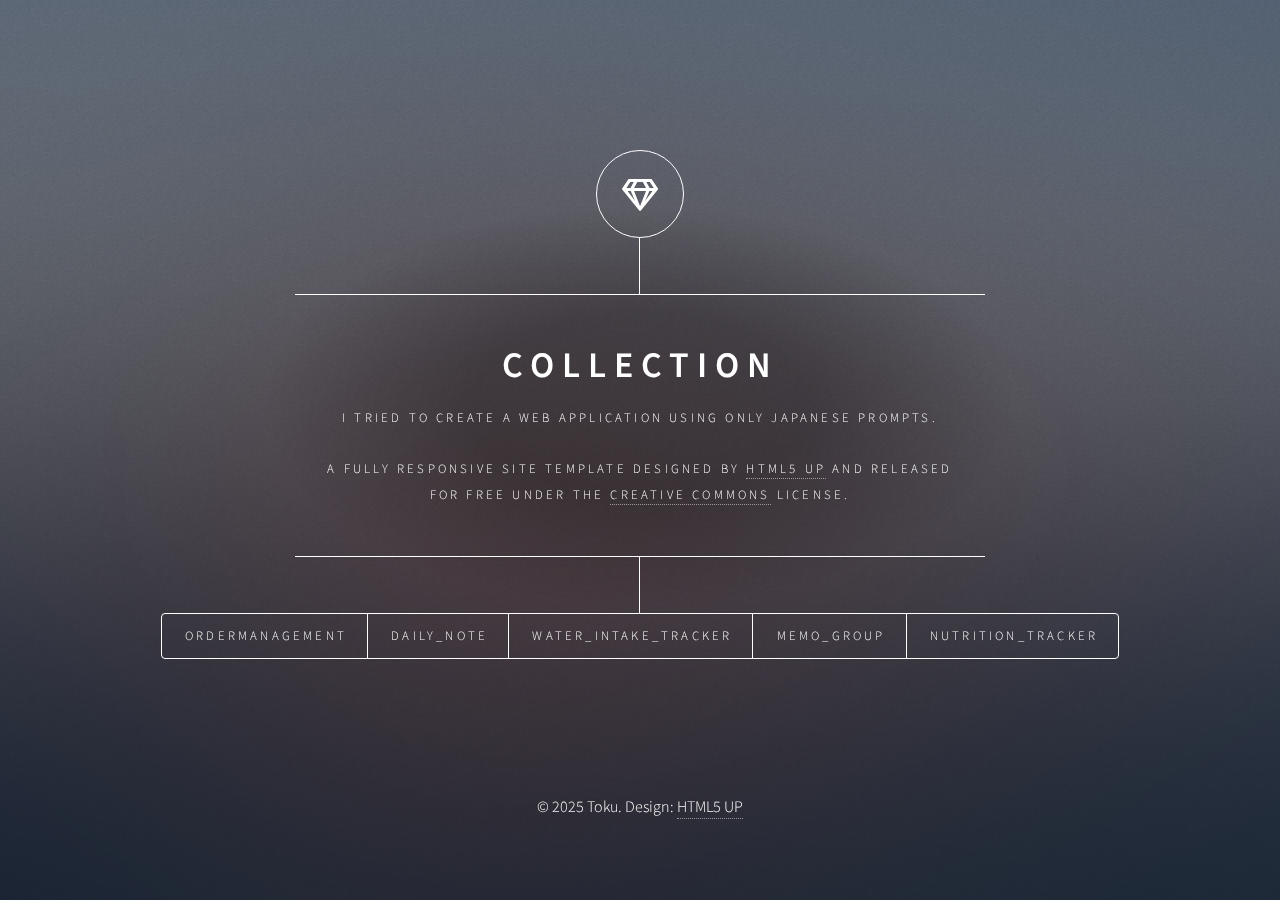
<file: index.html>
<!DOCTYPE HTML>
<!--
    Dimension by HTML5 UP
    テンプレート情報：作者とライセンス（説明目的、原本のまま）
-->
<html>
    <head>
        <title>Dimension by HTML5 UP</title>
        <meta charset="utf-8" />
        <!-- レスポンシブ対応：モバイルでの表示スケーリング制御 -->
        <meta name="viewport" content="width=device-width, initial-scale=1, user-scalable=no" />
        <!-- サイト固有のスタイルシート -->
        <link rel="stylesheet" href="assets/css/main.css" />
        <!-- JavaScript 無効時に適用する代替スタイル -->
        <noscript><link rel="stylesheet" href="assets/css/noscript.css" /></noscript>
    </head>
    <body class="is-preload">

        <!-- Wrapper: ページ全体のコンテナ -->
            <div id="wrapper">

                <!-- Header: サイトロゴ、紹介文、ナビゲーション -->
                    <header id="header">
                        <div class="logo">
                            <!-- アイコン表示（フォントアイコンを想定） -->
                            <span class="icon fa-gem"></span>
                        </div>
                        <div class="content">
                            <div class="inner">
                                <!-- ページ見出しと簡単な説明 -->
                                <h1>Collection</h1>
                                <p>I tried to create a web application using only Japanese prompts.<br /><br />A fully responsive site template designed by <a href="https://html5up.net">HTML5 UP</a> and released<br />
                                for free under the <a href="https://html5up.net/license">Creative Commons</a> license.</p>
                            </div>
                        </div>
                        <nav>
                            <ul>
                                <!-- ナビゲーション：別ページへのリンク（新しいタブで開く設定） -->
                                <!-- target="_blank" のときは rel="noopener noreferrer" を付与してセキュリティを向上 -->
                                <li><a href="OrderManagement.html" target="_blank" rel="noopener noreferrer">OrderManagement</a></li>
                                <li><a href="daily_note.html" target="_blank" rel="noopener noreferrer">Daily_Note</a></li>
                                <li><a href="water_intake_tracker.html" target="_blank" rel="noopener noreferrer">Water_Intake_Tracker</a></li>
                                <li><a href="memo_group.html" target="_blank" rel="noopener noreferrer">Memo_Group</a></li>
                                <li><a href="nutrition_tracker.html" target="_blank" rel="noopener noreferrer">Nutrition_Tracker</a></li>
                            </ul>
                        </nav>
                    </header>

                <!-- Main: ページの主要コンテンツ領域 -->
                    <div id="main">

                        <!-- Intro セクション：紹介文とメイン画像 -->
                            <article id="intro">
                                <h2 class="major">Intro</h2>
                                <!-- 画像：相対パス images/pic01.jpg を参照 -->
                                <span class="image main"><img src="images/pic01.jpg" alt="" /></span>
                                <!-- 説明テキスト：テンプレートのデモ用テキスト -->
                                <p>Aenean ornare velit lacus, ac varius enim ullamcorper eu. Proin aliquam facilisis ante interdum congue. Integer mollis, nisl amet convallis, porttitor magna ullamcorper, amet egestas mauris. Ut magna finibus nisi nec lacinia. Nam maximus erat id euismod egestas. By the way, check out my <a href="#work">awesome work</a>.</p>
                                <p>Lorem ipsum dolor sit amet, consectetur adipiscing elit. Duis dapibus rutrum facilisis. Class aptent taciti sociosqu ad litora torquent per conubia nostra, per inceptos himenaeos. Etiam tristique libero eu nibh porttitor fermentum. Nullam venenatis erat id vehicula viverra. Nunc ultrices eros ut ultricies condimentum. Mauris risus lacus, blandit sit amet venenatis non, bibendum vitae dolor. Nunc lorem mauris, fringilla in aliquam at, euismod in lectus. Pellentesque habitant morbi tristique senectus et netus et malesuada fames ac turpis egestas. In non lorem sit amet elit placerat maximus. Pellentesque aliquam maximus risus, vel sed vehicula.</p>
                            </article>

                        <!-- Work セクション：作品や説明のサンプル -->
                            <article id="work">
                                <h2 class="major">Work</h2>
                                <span class="image main"><img src="images/pic02.jpg" alt="" /></span>
                                <p>Adipiscing magna sed dolor elit. Praesent eleifend dignissim arcu, at eleifend sapien imperdiet ac. Aliquam erat volutpat. Praesent urna nisi, fringila lorem et vehicula lacinia quam. Integer sollicitudin mauris nec lorem luctus ultrices.</p>
                                <p>Nullam et orci eu lorem consequat tincidunt vivamus et sagittis libero. Mauris aliquet magna magna sed nunc rhoncus pharetra. Pellentesque condimentum sem. In efficitur ligula tate urna. Maecenas laoreet massa vel lacinia pellentesque lorem ipsum dolor. Nullam et orci eu lorem consequat tincidunt. Vivamus et sagittis libero. Mauris aliquet magna magna sed nunc rhoncus amet feugiat tempus.</p>
                            </article>

                        <!-- About セクション：自己紹介等 -->
                            <article id="about">
                                <h2 class="major">About</h2>
                                <span class="image main"><img src="images/pic03.jpg" alt="" /></span>
                                <p>Lorem ipsum dolor sit amet, consectetur et adipiscing elit. Praesent eleifend dignissim arcu, at eleifend sapien imperdiet ac. Aliquam erat volutpat. Praesent urna nisi, fringila lorem et vehicula lacinia quam. Integer sollicitudin mauris nec lorem luctus ultrices. Aliquam libero et malesuada fames ac ante ipsum primis in faucibus. Cras viverra ligula sit amet ex mollis mattis lorem ipsum dolor sit amet.</p>
                            </article>

                        <!-- Contact セクション：送信フォーム（デモ用、実際の送信処理は未実装） -->
                            <article id="contact">
                                <h2 class="major">Contact</h2>
                                <form method="post" action="#">
                                    <div class="fields">
                                        <div class="field half">
                                            <label for="name">Name</label>
                                            <input type="text" name="name" id="name" />
                                        </div>
                                        <div class="field half">
                                            <label for="email">Email</label>
                                            <input type="text" name="email" id="email" />
                                        </div>
                                        <div class="field">
                                            <label for="message">Message</label>
                                            <textarea name="message" id="message" rows="4"></textarea>
                                        </div>
                                    </div>
                                    <ul class="actions">
                                        <!-- デモ用の送信・リセットボタン -->
                                        <li><input type="submit" value="Send Message" class="primary" /></li>
                                        <li><input type="reset" value="Reset" /></li>
                                    </ul>
                                </form>
                                <!-- SNS アイコンリンク（見た目用、リンク先は # ） -->
                                <ul class="icons">
                                    <li><a href="#" class="icon brands fa-twitter"><span class="label">Twitter</span></a></li>
                                    <li><a href="#" class="icon brands fa-facebook-f"><span class="label">Facebook</span></a></li>
                                    <li><a href="#" class="icon brands fa-instagram"><span class="label">Instagram</span></a></li>
                                    <li><a href="#" class="icon brands fa-github"><span class="label">GitHub</span></a></li>
                                </ul>
                            </article>

                        <!-- Elements セクション：テンプレートに含まれる UI 要素の例 -->
                            <article id="elements">
                                <h2 class="major">Elements</h2>

                                <section>
                                    <h3 class="major">Text</h3>
                                    <p>This is <b>bold</b> and this is <strong>strong</strong>. This is <i>italic</i> and this is <em>emphasized</em>.
                                    This is <sup>superscript</sup> text and this is <sub>subscript</sub> text.
                                    This is <u>underlined</u> and this is code: <code>for (;;) { ... }</code>. Finally, <a href="#">this is a link</a>.</p>
                                    <hr />
                                    <h2>Heading Level 2</h2>
                                    <h3>Heading Level 3</h3>
                                    <h4>Heading Level 4</h4>
                                    <h5>Heading Level 5</h5>
                                    <h6>Heading Level 6</h6>
                                    <hr />
                                    <h4>Blockquote</h4>
                                    <blockquote>Fringilla nisl. Donec accumsan interdum nisi, quis tincidunt felis sagittis eget tempus euismod. Vestibulum ante ipsum primis in faucibus vestibulum. Blandit adipiscing eu felis iaculis volutpat ac adipiscing accumsan faucibus. Vestibulum ante ipsum primis in faucibus lorem ipsum dolor sit amet nullam adipiscing eu felis.</blockquote>
                                    <h4>Preformatted</h4>
                                    <pre><code>i = 0;

while (!deck.isInOrder()) {
    print 'Iteration ' + i;
    deck.shuffle();
    i++;
}

print 'It took ' + i + ' iterations to sort the deck.';</code></pre>
                                </section>

                                <section>
                                    <h3 class="major">Lists</h3>

                                    <h4>Unordered</h4>
                                    <ul>
                                        <li>Dolor pulvinar etiam.</li>
                                        <li>Sagittis adipiscing.</li>
                                        <li>Felis enim feugiat.</li>
                                    </ul>

                                    <h4>Alternate</h4>
                                    <ul class="alt">
                                        <li>Dolor pulvinar etiam.</li>
                                        <li>Sagittis adipiscing.</li>
                                        <li>Felis enim feugiat.</li>
                                    </ul>

                                    <h4>Ordered</h4>
                                    <ol>
                                        <li>Dolor pulvinar etiam.</li>
                                        <li>Etiam vel felis viverra.</li>
                                        <li>Felis enim feugiat.</li>
                                        <li>Dolor pulvinar etiam.</li>
                                        <li>Etiam vel felis lorem.</li>
                                        <li>Felis enim et feugiat.</li>
                                    </ol>
                                    <h4>Icons</h4>
                                    <ul class="icons">
                                        <li><a href="#" class="icon brands fa-twitter"><span class="label">Twitter</span></a></li>
                                        <li><a href="#" class="icon brands fa-facebook-f"><span class="label">Facebook</span></a></li>
                                        <li><a href="#" class="icon brands fa-instagram"><span class="label">Instagram</span></a></li>
                                        <li><a href="#" class="icon brands fa-github"><span class="label">Github</span></a></li>
                                    </ul>

                                    <h4>Actions</h4>
                                    <ul class="actions">
                                        <li><a href="#" class="button primary">Default</a></li>
                                        <li><a href="#" class="button">Default</a></li>
                                    </ul>
                                    <ul class="actions stacked">
                                        <li><a href="#" class="button primary">Default</a></li>
                                        <li><a href="#" class="button">Default</a></li>
                                    </ul>
                                </section>

                                <section>
                                    <h3 class="major">Table</h3>
                                    <h4>Default</h4>
                                    <div class="table-wrapper">
                                        <table>
                                            <thead>
                                                <tr>
                                                    <th>Name</th>
                                                    <th>Description</th>
                                                    <th>Price</th>
                                                </tr>
                                            </thead>
                                            <tbody>
                                                <tr>
                                                    <td>Item One</td>
                                                    <td>Ante turpis integer aliquet porttitor.</td>
                                                    <td>29.99</td>
                                                </tr>
                                                <tr>
                                                    <td>Item Two</td>
                                                    <td>Vis ac commodo adipiscing arcu aliquet.</td>
                                                    <td>19.99</td>
                                                </tr>
                                                <tr>
                                                    <td>Item Three</td>
                                                    <td> Morbi faucibus arcu accumsan lorem.</td>
                                                    <td>29.99</td>
                                                </tr>
                                                <tr>
                                                    <td>Item Four</td>
                                                    <td>Vitae integer tempus condimentum.</td>
                                                    <td>19.99</td>
                                                </tr>
                                                <tr>
                                                    <td>Item Five</td>
                                                    <td>Ante turpis integer aliquet porttitor.</td>
                                                    <td>29.99</td>
                                                </tr>
                                            </tbody>
                                            <tfoot>
                                                <tr>
                                                    <td colspan="2"></td>
                                                    <td>100.00</td>
                                                </tr>
                                            </tfoot>
                                        </table>
                                    </div>

                                    <h4>Alternate</h4>
                                    <div class="table-wrapper">
                                        <table class="alt">
                                            <thead>
                                                <tr>
                                                    <th>Name</th>
                                                    <th>Description</th>
                                                    <th>Price</th>
                                                </tr>
                                            </thead>
                                            <tbody>
                                                <tr>
                                                    <td>Item One</td>
                                                    <td>Ante turpis integer aliquet porttitor.</td>
                                                    <td>29.99</td>
                                                </tr>
                                                <tr>
                                                    <td>Item Two</td>
                                                    <td>Vis ac commodo adipiscing arcu aliquet.</td>
                                                    <td>19.99</td>
                                                </tr>
                                                <tr>
                                                    <td>Item Three</td>
                                                    <td> Morbi faucibus arcu accumsan lorem.</td>
                                                    <td>29.99</td>
                                                </tr>
                                                <tr>
                                                    <td>Item Four</td>
                                                    <td>Vitae integer tempus condimentum.</td>
                                                    <td>19.99</td>
                                                </tr>
                                                <tr>
                                                    <td>Item Five</td>
                                                    <td>Ante turpis integer aliquet porttitor.</td>
                                                    <td>29.99</td>
                                                </tr>
                                            </tbody>
                                            <tfoot>
                                                <tr>
                                                    <td colspan="2"></td>
                                                    <td>100.00</td>
                                                </tr>
                                            </tfoot>
                                        </table>
                                    </div>
                                </section>

                                <section>
                                    <h3 class="major">Buttons</h3>
                                    <ul class="actions">
                                        <li><a href="#" class="button primary">Primary</a></li>
                                        <li><a href="#" class="button">Default</a></li>
                                    </ul>
                                    <ul class="actions">
                                        <li><a href="#" class="button">Default</a></li>
                                        <li><a href="#" class="button small">Small</a></li>
                                    </ul>
                                    <ul class="actions">
                                        <li><a href="#" class="button primary icon solid fa-download">Icon</a></li>
                                        <li><a href="#" class="button icon solid fa-download">Icon</a></li>
                                    </ul>
                                    <ul class="actions">
                                        <li><span class="button primary disabled">Disabled</span></li>
                                        <li><span class="button disabled">Disabled</span></li>
                                    </ul>
                                </section>

                                <section>
                                    <h3 class="major">Form</h3>
                                    <form method="post" action="#">
                                        <div class="fields">
                                            <div class="field half">
                                                <label for="demo-name">Name</label>
                                                <input type="text" name="demo-name" id="demo-name" value="" placeholder="Jane Doe" />
                                            </div>
                                            <div class="field half">
                                                <label for="demo-email">Email</label>
                                                <input type="email" name="demo-email" id="demo-email" value="" placeholder="jane@untitled.tld" />
                                            </div>
                                            <div class="field">
                                                <label for="demo-category">Category</label>
                                                <select name="demo-category" id="demo-category">
                                                    <option value="">-</option>
                                                    <option value="1">Manufacturing</option>
                                                    <option value="1">Shipping</option>
                                                    <option value="1">Administration</option>
                                                    <option value="1">Human Resources</option>
                                                </select>
                                            </div>
                                            <div class="field half">
                                                <input type="radio" id="demo-priority-low" name="demo-priority" checked>
                                                <label for="demo-priority-low">Low</label>
                                            </div>
                                            <div class="field half">
                                                <input type="radio" id="demo-priority-high" name="demo-priority">
                                                <label for="demo-priority-high">High</label>
                                            </div>
                                            <div class="field half">
                                                <input type="checkbox" id="demo-copy" name="demo-copy">
                                                <label for="demo-copy">Email me a copy</label>
                                            </div>
                                            <div class="field half">
                                                <input type="checkbox" id="demo-human" name="demo-human" checked>
                                                <label for="demo-human">Not a robot</label>
                                            </div>
                                            <div class="field">
                                                <label for="demo-message">Message</label>
                                                <textarea name="demo-message" id="demo-message" placeholder="Enter your message" rows="6"></textarea>
                                            </div>
                                        </div>
                                        <ul class="actions">
                                            <li><input type="submit" value="Send Message" class="primary" /></li>
                                            <li><input type="reset" value="Reset" /></li>
                                        </ul>
                                    </form>
                                </section>

                            </article>

                    </div>

                <!-- Footer: 著作表示とデザインクレジット -->
                    <footer id="footer">
                      <p>&copy; 2025 Toku. Design: <a href="https://html5up.net" target="_blank" rel="noopener">HTML5 UP</a></p>
                    </footer>

            </div>

        <!-- 背景用要素（スタイルで背景画像やグラデを設定） -->
            <div id="bg"></div>

        <!-- Scripts: テンプレート付属の動作用スクリプト -->
            <!-- jQuery を使用するスクリプト群（テンプレート依存） -->
            <script src="assets/js/jquery.min.js"></script>
            <script src="assets/js/browser.min.js"></script>
            <script src="assets/js/breakpoints.min.js"></script>
            <script src="assets/js/util.js"></script>
            <script src="assets/js/main.js"></script>

    </body>
</html>
</file>
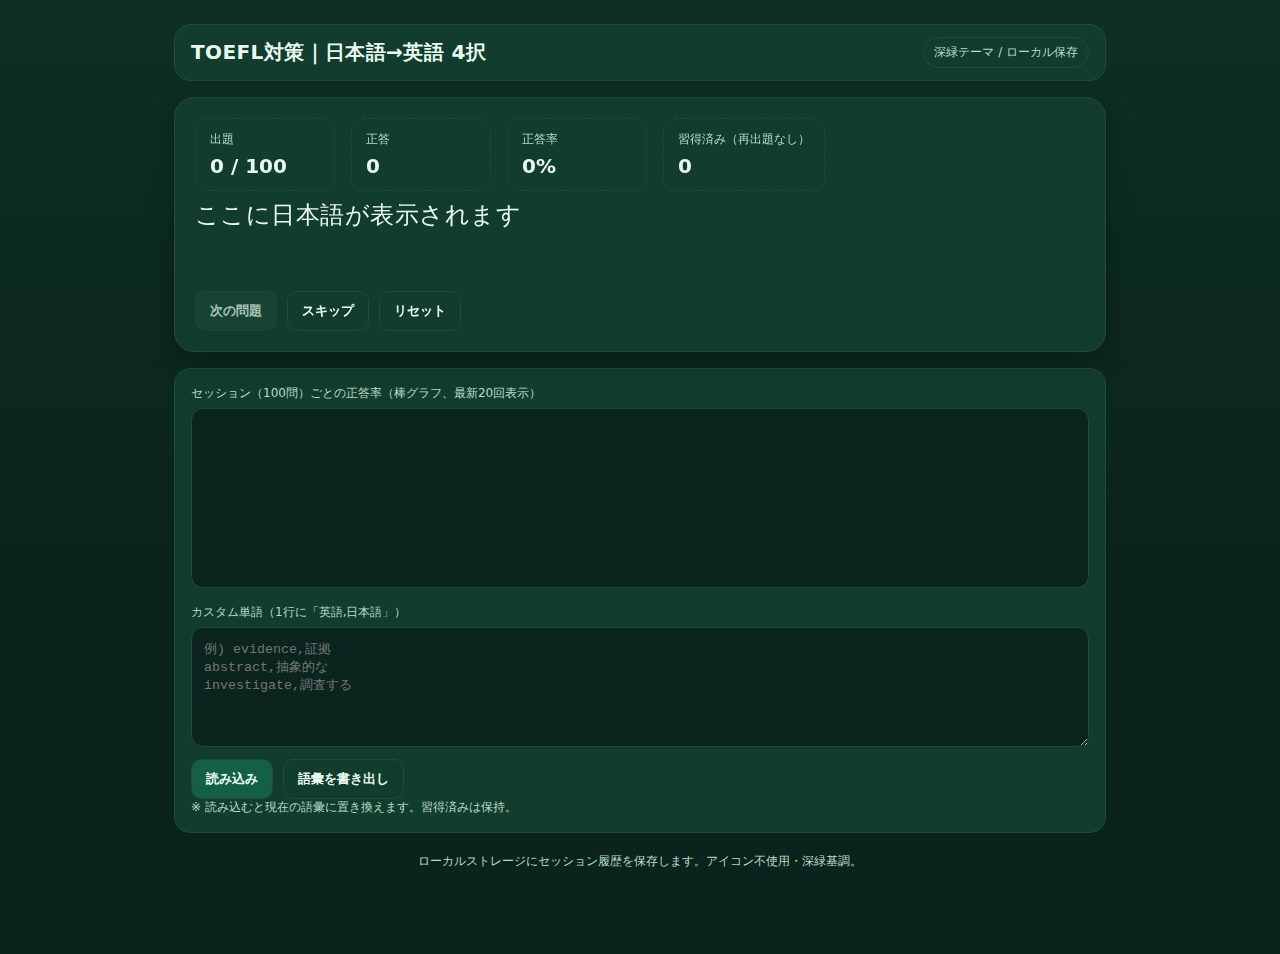
<file: toefl_test.html>
<!doctype html>
<html lang="ja">
<head>
  <meta charset="utf-8" />
  <meta name="viewport" content="width=device-width, initial-scale=1" />
  <title>TOEFL対策｜日本語→英語 4択（セッション棒グラフ対応）</title>
  <style>
    :root{
      --bg:#0e2f25;          /* 深緑ベース */
      --panel:#123c2e;       /* やや明るい深緑 */
      --accent:#16a34a;      /* 緑の差し色 */
      --accent-2:#22c55e;    /* 成功トーン */
      --text:#e8faef;        /* 文字（明） */
      --muted:#b8dbc7;       /* 補助文字 */
      --danger:#ef4444;      /* 誤答 */
      --border:#1f4b3a;      /* 枠線 */
      --btn:#145f46;
      --btn-hover:#187256;
      --btn-disabled:#1a4738;
    }
    *{ box-sizing:border-box; }
    body{
      margin:0; padding:0; font-family: system-ui, -apple-system, "Segoe UI", Roboto, "Hiragino Kaku Gothic ProN", "Noto Sans JP", "Yu Gothic UI", "Meiryo", sans-serif;
      background:linear-gradient(180deg, var(--bg), #0a231c 60%);
      color:var(--text);
    }
    .container{ max-width:980px; margin:0 auto; padding:24px; }
    header{ display:flex; justify-content:space-between; align-items:center; gap:12px; padding:12px 16px; border:1px solid var(--border); background:var(--panel); border-radius:16px; }
    h1{ margin:0; font-size:20px; font-weight:700; letter-spacing:0.02em; }
    .badge{ font-size:12px; padding:6px 10px; border:1px solid var(--border); border-radius:999px; color:var(--muted); }

    .card{ margin-top:16px; border:1px solid var(--border); background:var(--panel); border-radius:20px; padding:20px; box-shadow:0 8px 24px rgba(0,0,0,.25);
      backdrop-filter: blur(2px);
    }
    .row{ display:flex; gap:16px; flex-wrap:wrap; }

    .stat{
      display:flex; flex-direction:column; gap:6px; padding:12px 14px; border:1px dashed var(--border); border-radius:12px; min-width:140px; align-items:flex-start; justify-content:center;
    }
    .stat .label{ font-size:12px; color:var(--muted); }
    .stat .value{ font-size:20px; font-weight:700; }

    .q-ja{ font-size:24px; margin:8px 0 14px; letter-spacing:0.02em; }

    .choices{ display:grid; grid-template-columns: repeat(2, minmax(0,1fr)); gap:12px; }
    .choice{
      display:block; width:100%; text-align:left; padding:14px 16px; border-radius:12px; border:1px solid var(--border); background:var(--btn); color:var(--text);
      cursor:pointer; font-size:16px; transition: transform .06s ease, background .15s ease, border-color .15s ease;
    }
    .choice:hover{ background:var(--btn-hover); transform: translateY(-1px); }
    .choice[disabled]{ cursor:not-allowed; background:var(--btn-disabled); opacity:.7; transform:none; }

    .choice.correct{ outline:2px solid var(--accent-2); border-color:var(--accent-2); background:rgba(34,197,94,.15); }
    .choice.wrong{ outline:2px solid var(--danger); border-color:var(--danger); background:rgba(239,68,68,.1); }

    .actions{ display:flex; gap:10px; margin-top:14px; }
    .btn{ padding:10px 14px; border-radius:10px; border:1px solid var(--border); background:var(--btn); color:var(--text); cursor:pointer; font-weight:600; }
    .btn:hover{ background:var(--btn-hover); }
    .btn[disabled]{ cursor:not-allowed; background:var(--btn-disabled); opacity:.7; }
    .btn.secondary{ background:transparent; }

    .feedback{ min-height:24px; margin-top:8px; font-weight:600; }
    .feedback.ok{ color:var(--accent-2); }
    .feedback.ng{ color:var(--danger); }

    .panel{ margin-top:16px; border:1px solid var(--border); background:var(--panel); border-radius:16px; padding:16px; }

    .chart-wrap{ width:100%; overflow:hidden; }
    canvas{ width:100%; height:180px; display:block; border-radius:12px; background: #0b241d; border:1px solid var(--border); }

    .small{ font-size:12px; color:var(--muted); }

    textarea{ width:100%; min-height:120px; border-radius:12px; border:1px solid var(--border); background:#0b241d; color:var(--text); padding:12px; }
    .inline{ display:inline-flex; gap:8px; align-items:center; }

    footer{ margin:20px 0 60px; text-align:center; color:var(--muted); font-size:12px; }
  </style>
</head>
<body>
  <div class="container">
    <header>
      <h1>TOEFL対策｜日本語→英語 4択</h1>
      <div class="inline">
        <span class="badge" id="modeBadge">深緑テーマ / ローカル保存</span>
      </div>
    </header>

    <div class="card">
      <div class="row">
        <div class="stat">
          <div class="label">出題</div>
          <div class="value" id="asked">0 / 100</div>
        </div>
        <div class="stat">
          <div class="label">正答</div>
          <div class="value" id="correct">0</div>
        </div>
        <div class="stat">
          <div class="label">正答率</div>
          <div class="value" id="rate">0%</div>
        </div>
        <div class="stat">
          <div class="label">習得済み（再出題なし）</div>
          <div class="value" id="masteredCount">0</div>
        </div>
      </div>

      <div class="q-ja" id="prompt">ここに日本語が表示されます</div>
      <div class="choices" id="choices"></div>
      <div class="feedback" id="feedback"></div>
      <div class="actions">
        <button class="btn" id="nextBtn" disabled>次の問題</button>
        <button class="btn secondary" id="skipBtn">スキップ</button>
        <button class="btn secondary" id="resetBtn" title="履歴と習得語を初期化">リセット</button>
      </div>
    </div>

    <div class="panel">
      <div class="row" style="align-items:flex-end;">
        <div style="flex:2 1 620px;">
          <div class="small" style="margin-bottom:6px;">セッション（100問）ごとの正答率（棒グラフ、最新20回表示）</div>
          <div class="chart-wrap">
            <canvas id="chart" width="900" height="180" aria-label="セッション別正答率"></canvas>
          </div>
        </div>
        <div style="flex:1 1 320px;">
          <div class="small" style="margin-bottom:6px;">カスタム単語（1行に「英語,日本語」）</div>
          <textarea id="customArea" placeholder="例) evidence,証拠
abstract,抽象的な
investigate,調査する"></textarea>
          <div class="actions" style="margin-top:8px;">
            <button class="btn" id="loadCustomBtn">読み込み</button>
            <button class="btn secondary" id="exportBtn">語彙を書き出し</button>
          </div>
          <div class="small">※ 読み込むと現在の語彙に置き換えます。習得済みは保持。</div>
        </div>
      </div>
    </div>

    <footer>ローカルストレージにセッション履歴を保存します。アイコン不使用・深緑基調。</footer>
  </div>

  <script>
    // ===== 設定 =====
    const MAX_QUESTIONS = 100;
    const MAX_BAR_DISPLAY = 20; // 棒グラフに表示する直近セッション数

    // ===== 語彙データ（内蔵） =====
    let WORDS = [
      {en:"analyze", ja:"分析する"}, {en:"analysis", ja:"分析"}, {en:"approach", ja:"取り組み方"}, {en:"assess", ja:"評価する"},
      {en:"assessment", ja:"評価"}, {en:"assume", ja:"仮定する"}, {en:"assumption", ja:"仮定"}, {en:"benefit", ja:"利益"},
      {en:"challenge", ja:"難題"}, {en:"characteristic", ja:"特性"}, {en:"circumstance", ja:"状況"}, {en:"cite", ja:"引用する"},
      {en:"coherent", ja:"首尾一貫した"}, {en:"compare", ja:"比較する"}, {en:"complex", ja:"複雑な"}, {en:"component", ja:"構成要素"},
      {en:"concept", ja:"概念"}, {en:"conclude", ja:"結論づける"}, {en:"conclusion", ja:"結論"}, {en:"conduct", ja:"実施する"},
      {en:"confirm", ja:"確認する"}, {en:"consequence", ja:"結果"}, {en:"consider", ja:"考慮する"}, {en:"consistent", ja:"一貫した"},
      {en:"construct", ja:"構築する"}, {en:"context", ja:"文脈"}, {en:"contrast", ja:"対比"}, {en:"contribute", ja:"貢献する"},
      {en:"contribution", ja:"貢献"}, {en:"conventional", ja:"従来の"}, {en:"convince", ja:"納得させる"}, {en:"core", ja:"中核"},
      {en:"create", ja:"創造する"}, {en:"credible", ja:"信頼できる"}, {en:"criteria", ja:"基準"}, {en:"critical", ja:"重要な"},
      {en:"crucial", ja:"極めて重要な"}, {en:"data", ja:"資料"}, {en:"debate", ja:"討論"}, {en:"define", ja:"定義する"},
      {en:"definition", ja:"定義"}, {en:"demonstrate", ja:"実証する"}, {en:"derive", ja:"引き出す"}, {en:"describe", ja:"記述する"},
      {en:"description", ja:"記述"}, {en:"design", ja:"設計する"}, {en:"detail", ja:"詳細"}, {en:"determine", ja:"決定する"},
      {en:"develop", ja:"発展させる"}, {en:"device", ja:"装置"}, {en:"distinct", ja:"明確に異なる"}, {en:"distribute", ja:"分配する"},
      {en:"distribution", ja:"分布"}, {en:"economy", ja:"経済"}, {en:"effective", ja:"効果的な"}, {en:"efficient", ja:"効率的な"},
      {en:"emerge", ja:"現れる"}, {en:"emphasis", ja:"強調"}, {en:"encounter", ja:"遭遇する"}, {en:"enhance", ja:"向上させる"},
      {en:"ensure", ja:"確実にする"}, {en:"establish", ja:"確立する"}, {en:"estimate", ja:"見積もる"}, {en:"evidence", ja:"証拠"},
      {en:"evident", ja:"明白な"}, {en:"evolve", ja:"進化する"}, {en:"exceed", ja:"超える"}, {en:"exclude", ja:"除外する"},
      {en:"explicit", ja:"明示的な"}, {en:"expose", ja:"さらす"}, {en:"factor", ja:"要因"}, {en:"feature", ja:"特徴"},
      {en:"fund", ja:"資金を供給する"}, {en:"function", ja:"機能"}, {en:"generate", ja:"生み出す"}, {en:"hypothesis", ja:"仮説"},
      {en:"identify", ja:"特定する"}, {en:"illustrate", ja:"例示する"}, {en:"impact", ja:"影響"}, {en:"implement", ja:"実行する"},
      {en:"imply", ja:"ほのめかす"}, {en:"improve", ja:"改善する"}, {en:"include", ja:"含む"}, {en:"increase", ja:"増加させる"},
      {en:"indicate", ja:"示す"}, {en:"individual", ja:"個人の"}, {en:"infer", ja:"推論する"}, {en:"influence", ja:"影響を与える"},
      {en:"initial", ja:"最初の"}, {en:"innovate", ja:"革新する"}, {en:"insight", ja:"洞察"}, {en:"instance", ja:"例"},
      {en:"institute", ja:"設ける"}, {en:"integrate", ja:"統合する"}, {en:"interpret", ja:"解釈する"}, {en:"investigate", ja:"調査する"},
      {en:"involve", ja:"関与させる"}, {en:"issue", ja:"問題"}, {en:"justify", ja:"正当化する"}, {en:"labor", ja:"労働"},
      {en:"layer", ja:"層"}, {en:"legal", ja:"合法の"}, {en:"limit", ja:"制限する"}, {en:"maintain", ja:"維持する"},
      {en:"major", ja:"主要な"}, {en:"method", ja:"方法"}, {en:"minor", ja:"小さい"}, {en:"monitor", ja:"監視する"},
      {en:"network", ja:"通信網"}, {en:"notion", ja:"概念"}, {en:"objective", ja:"目的"}, {en:"obtain", ja:"得る"},
      {en:"occur", ja:"起こる"}, {en:"outcome", ja:"結果"}, {en:"overall", ja:"全体的な"}, {en:"participate", ja:"参加する"},
      {en:"perceive", ja:"知覚する"}, {en:"period", ja:"期間"}, {en:"persist", ja:"持続する"}, {en:"perspective", ja:"観点"},
      {en:"policy", ja:"方針"}, {en:"predict", ja:"予測する"}, {en:"previous", ja:"前の"}, {en:"principle", ja:"原理"},
      {en:"proceed", ja:"進む"}, {en:"process", ja:"過程"}, {en:"produce", ja:"生産する"}, {en:"professional", ja:"職業上の"},
      {en:"proportion", ja:"比率"}, {en:"propose", ja:"提案する"}, {en:"prospect", ja:"見込み"}, {en:"publish", ja:"出版する"},
      {en:"range", ja:"範囲"}, {en:"react", ja:"反応する"}, {en:"reasonable", ja:"妥当な"}, {en:"recognize", ja:"認識する"},
      {en:"recover", ja:"回復する"}, {en:"relevant", ja:"関連のある"}, {en:"rely", ja:"頼る"}, {en:"remark", ja:"言及"},
      {en:"remove", ja:"取り除く"}, {en:"require", ja:"要求する"}, {en:"research", ja:"研究"}, {en:"resident", ja:"居住者"},
      {en:"resolve", ja:"解決する"}, {en:"resource", ja:"資源"}, {en:"respond", ja:"応答する"}, {en:"restrict", ja:"制限する"},
      {en:"result", ja:"結果"}, {en:"retain", ja:"保持する"}, {en:"reveal", ja:"明らかにする"}, {en:"role", ja:"役割"},
      {en:"sector", ja:"部門"}, {en:"select", ja:"選択する"}, {en:"sequence", ja:"連続"}, {en:"significant", ja:"重要な"},
      {en:"similar", ja:"類似した"}, {en:"source", ja:"源"}, {en:"specify", ja:"特定する"}, {en:"structure", ja:"構造"},
      {en:"style", ja:"様式"}, {en:"subsequent", ja:"その後の"}, {en:"substitute", ja:"代用する"}, {en:"summary", ja:"要約"},
      {en:"survey", ja:"調査"}, {en:"sustain", ja:"持続させる"}, {en:"text", ja:"本文"}, {en:"theory", ja:"理論"},
      {en:"transfer", ja:"移転する"}, {en:"trend", ja:"傾向"}, {en:"variable", ja:"変数"}, {en:"vary", ja:"変化する"},
      {en:"verify", ja:"検証する"}, {en:"version", ja:"版"}, {en:"via", ja:"経由で"}, {en:"visual", ja:"視覚の"},
      {en:"achieve", ja:"達成する"}, {en:"adapt", ja:"適応する"}, {en:"adequate", ja:"十分な"}, {en:"adjacent", ja:"隣接した"},
      {en:"advocate", ja:"主張する"}, {en:"allocate", ja:"割り当てる"}, {en:"alter", ja:"変更する"}, {en:"ambiguous", ja:"曖昧な"},
      {en:"amend", ja:"修正する"}, {en:"analogous", ja:"類似した"}, {en:"anticipate", ja:"予期する"}, {en:"apparent", ja:"明らかな"},
      {en:"appropriate", ja:"適切な"}, {en:"arbitrary", ja:"恣意的な"}, {en:"attribute", ja:"属性"}, {en:"bias", ja:"偏り"},
      {en:"capable", ja:"能力がある"}, {en:"capacity", ja:"容量"}, {en:"cease", ja:"やめる"}, {en:"clarify", ja:"明確にする"},
      {en:"collapse", ja:"崩壊する"}, {en:"compile", ja:"編集する"}, {en:"comprise", ja:"構成する"}, {en:"conceive", ja:"思いつく"},
      {en:"confer", ja:"協議する"}, {en:"confine", ja:"限定する"}, {en:"conform", ja:"従う"}, {en:"consent", ja:"同意"},
      {en:"constant", ja:"一定の"}, {en:"constitute", ja:"構成する"}, {en:"constrain", ja:"拘束する"}, {en:"consult", ja:"相談する"},
      {en:"consume", ja:"消費する"}, {en:"contemporary", ja:"同時代の"}, {en:"contract", ja:"契約"}, {en:"contradict", ja:"矛盾する"},
      {en:"contrary", ja:"反対の"}, {en:"convert", ja:"変換する"}, {en:"coordinate", ja:"調整する"}, {en:"correspond", ja:"一致する"},
      {en:"couple", ja:"結びつける"}, {en:"currency", ja:"通貨"}, {en:"decline", ja:"減少する"}, {en:"deduce", ja:"推論する"},
      {en:"definite", ja:"明確な"}, {en:"depress", ja:"落ち込ませる"}, {en:"derive", ja:"由来する"}, {en:"devote", ja:"ささげる"},
      {en:"diminish", ja:"減少させる"}, {en:"discrete", ja:"離散の"}, {en:"display", ja:"表示する"}, {en:"diverse", ja:"多様な"},
      {en:"domain", ja:"領域"}, {en:"domestic", ja:"国内の"}, {en:"eliminate", ja:"除去する"}, {en:"empirical", ja:"経験的な"},
      {en:"encounter", ja:"出会う"}, {en:"enormous", ja:"巨大な"}, {en:"ensure", ja:"保証する"}, {en:"entity", ja:"実体"},
      {en:"equip", ja:"装備する"}, {en:"equivalent", ja:"同等の"}, {en:"estimation", ja:"見積り"}, {en:"ethic", ja:"倫理"},
      {en:"evaluate", ja:"評価する"}, {en:"exceed", ja:"上回る"}, {en:"exhibit", ja:"展示する"}, {en:"expand", ja:"拡大する"},
      {en:"expert", ja:"専門家"}, {en:"explicit", ja:"明白な"}, {en:"facilitate", ja:"促進する"}, {en:"feasible", ja:"実現可能な"},
      {en:"fluctuate", ja:"変動する"}, {en:"foundation", ja:"基盤"}, {en:"framework", ja:"枠組み"}, {en:"fundamental", ja:"基本的な"},
      {en:"grade", ja:"等級"}, {en:"grant", ja:"許可する"}, {en:"guarantee", ja:"保証する"}, {en:"highlight", ja:"強調する"},
      {en:"hence", ja:"それゆえ"}, {en:"idea", ja:"考え"}, {en:"identify", ja:"識別する"}, {en:"ignore", ja:"無視する"},
      {en:"illustrate", ja:"説明する"}, {en:"immune", ja:"免疫の"}, {en:"impose", ja:"課す"}, {en:"incentive", ja:"動機づけ"},
      {en:"incline", ja:"傾ける"}, {en:"inherent", ja:"本質的な"}, {en:"inhibit", ja:"抑制する"}, {en:"initiate", ja:"開始する"},
      {en:"insert", ja:"挿入する"}, {en:"instance", ja:"実例"}, {en:"intense", ja:"強烈な"}, {en:"interact", ja:"相互作用する"},
      {en:"interpret", ja:"通訳する"}, {en:"interval", ja:"間隔"}, {en:"intrinsic", ja:"内在的な"}, {en:"invest", ja:"投資する"},
      {en:"involve", ja:"含む"}, {en:"isolate", ja:"隔離する"}, {en:"legislate", ja:"立法する"}, {en:"license", ja:"許可"},
      {en:"logic", ja:"論理"}, {en:"mature", ja:"成熟した"}, {en:"mediate", ja:"仲介する"}, {en:"medium", ja:"媒体"},
      {en:"mode", ja:"方式"}, {en:"motivate", ja:"動機づける"}, {en:"negate", ja:"否定する"}, {en:"neutral", ja:"中立の"},
      {en:"notwithstanding", ja:"〜にもかかわらず"}, {en:"obtain", ja:"獲得する"}, {en:"occupy", ja:"占める"}, {en:"odd", ja:"奇妙な"},
      {en:"offset", ja:"相殺する"}, {en:"ongoing", ja:"進行中の"}, {en:"option", ja:"選択肢"}, {en:"orient", ja:"方向づける"},
      {en:"outcome", ja:"成果"}, {en:"overlap", ja:"重複する"}, {en:"panel", ja:"委員会"}, {en:"paradigm", ja:"範型"},
      {en:"parameter", ja:"媒介変数"}, {en:"participate", ja:"関与する"}, {en:"periodic", ja:"周期的な"}, {en:"phenomenon", ja:"現象"},
      {en:"plus", ja:"加えて"}, {en:"portion", ja:"一部"}, {en:"pose", ja:"提起する"}, {en:"precise", ja:"正確な"},
      {en:"predict", ja:"見通す"}, {en:"preliminary", ja:"予備の"}, {en:"presume", ja:"推定する"}, {en:"previous", ja:"以前の"},
      {en:"prime", ja:"主要な"}, {en:"principal", ja:"主要な"}, {en:"priority", ja:"優先事項"}, {en:"qualitative", ja:"質的な"},
      {en:"quantitative", ja:"量的な"}, {en:"quote", ja:"引用する"}, {en:"ratio", ja:"比率"}, {en:"rational", ja:"理性的な"},
      {en:"recover", ja:"取り戻す"}, {en:"regime", ja:"体制"}, {en:"reinforce", ja:"強化する"}, {en:"reject", ja:"拒否する"},
      {en:"relax", ja:"緩和する"}, {en:"rely", ja:"依拠する"}, {en:"restore", ja:"復元する"}, {en:"restrict", ja:"制約する"},
      {en:"revenue", ja:"歳入"}, {en:"reverse", ja:"逆にする"}, {en:"revise", ja:"改訂する"}, {en:"scheme", ja:"計画"},
      {en:"scope", ja:"範囲"}, {en:"shift", ja:"移す"}, {en:"simulate", ja:"模擬する"}, {en:"so-called", ja:"いわゆる"},
      {en:"specify", ja:"明記する"}, {en:"stable", ja:"安定した"}, {en:"statistic", ja:"統計"}, {en:"strategy", ja:"戦略"},
      {en:"stress", ja:"強調する"}, {en:"subsidy", ja:"補助金"}, {en:"sum", ja:"合計"}, {en:"suspend", ja:"一時停止する"},
      {en:"sustain", ja:"支える"}, {en:"target", ja:"目標"}, {en:"task", ja:"課題"}, {en:"team", ja:"班"}
    ];

    // ====== 状態管理 ======
    let asked = 0;
    let correct = 0;
    let mastered = new Set(JSON.parse(localStorage.getItem('toefl_mastered')||'[]'));
    let sessions = JSON.parse(localStorage.getItem('toefl_sessions')||'[]'); // 各セッション（100問）の記録: {t, rate}

    // ====== 要素参照 ======
    const askedEl = document.getElementById('asked');
    const correctEl = document.getElementById('correct');
    const rateEl = document.getElementById('rate');
    const masteredCountEl = document.getElementById('masteredCount');
    const promptEl = document.getElementById('prompt');
    const choicesEl = document.getElementById('choices');
    const feedbackEl = document.getElementById('feedback');
    const nextBtn = document.getElementById('nextBtn');
    const skipBtn = document.getElementById('skipBtn');
    const resetBtn = document.getElementById('resetBtn');
    const loadCustomBtn = document.getElementById('loadCustomBtn');
    const exportBtn = document.getElementById('exportBtn');
    const customArea = document.getElementById('customArea');

    const chart = document.getElementById('chart');
    const ctx = chart.getContext('2d');

    // ====== ユーティリティ ======
    const rnd = (n)=>Math.floor(Math.random()*n);
    function shuffle(arr){ for(let i=arr.length-1;i>0;i--){ const j=rnd(i+1); [arr[i],arr[j]]=[arr[j],arr[i]]; } return arr; }

    function save(){
      localStorage.setItem('toefl_mastered', JSON.stringify([...mastered]));
      localStorage.setItem('toefl_sessions', JSON.stringify(sessions));
    }

    function updateStats(){
      askedEl.textContent = `${asked} / ${MAX_QUESTIONS}`;
      correctEl.textContent = `${correct}`;
      const rate = asked ? Math.round((correct/asked)*100) : 0;
      rateEl.textContent = rate + '%';
      masteredCountEl.textContent = `${mastered.size}`;
    }

    function recordSession(){
      const rate = asked? (correct/asked) : 0;
      sessions.push({ t: Date.now(), rate });
      // keep only recent 200 sessions to avoid unbounded growth
      if(sessions.length>200) sessions = sessions.slice(-200);
      save();
      drawChart();
    }

    function drawChart(){
      ctx.clearRect(0,0,chart.width,chart.height);
      // 背景グリッド
      ctx.strokeStyle = '#153a2f'; ctx.lineWidth = 1;
      for(let i=0;i<=5;i++){ const y = chart.height - 8 - (chart.height-16)*(i/5); ctx.beginPath(); ctx.moveTo(0,y); ctx.lineTo(chart.width,y); ctx.stroke(); }

      const data = sessions.slice(-MAX_BAR_DISPLAY);
      if(data.length===0) return;

      const pad = 24;
      const availableW = chart.width - pad*2;
      const barW = Math.max(12, Math.floor(availableW / data.length) - 6);
      const gap = Math.max(6, Math.floor((availableW - barW*data.length) / Math.max(1, data.length-1)));

      data.forEach((s, idx)=>{
        const x = pad + idx*(barW + gap);
        const h = Math.max(2, Math.floor((chart.height - pad*2) * s.rate)); // rate: 0..1
        const y = chart.height - pad - h;
        // バー
        ctx.fillStyle = s.rate>=0.7 ? getComputedStyle(document.documentElement).getPropertyValue('--accent-2') : getComputedStyle(document.documentElement).getPropertyValue('--accent');
        ctx.fillRect(x, y, barW, h);
        // ラベル（%）
        ctx.fillStyle = '#b8dbc7'; ctx.font = '12px system-ui, sans-serif'; ctx.textAlign='center';
        ctx.fillText(Math.round(s.rate*100)+'%', x + barW/2, y - 6);
      });

      // x軸ラベル（最新セッションが右）
      ctx.fillStyle = '#9fcfb4'; ctx.font='11px system-ui, sans-serif'; ctx.textAlign='right';
      ctx.fillText('最新 →', chart.width - 6, chart.height - 6);
    }

    // ====== 出題ロジック ======
    let current = null; // {en, ja}
    let currentChoices = [];

    function availablePool(){
      return WORDS.filter(w=>!mastered.has(w.ja));
    }

    function nextQuestion(){
      if(asked >= MAX_QUESTIONS){
        // セッション終了
        promptEl.textContent = '100問が終了しました。セッションを記録しました。';
        choicesEl.innerHTML = '';
        nextBtn.disabled = true; skipBtn.disabled = true;
        recordSession();
        return;
      }
      feedbackEl.textContent=''; feedbackEl.className='feedback';
      const pool = availablePool();
      if(pool.length===0){
        promptEl.textContent = '出題可能な問題がありません（すべて習得済み）。語彙を追加するかリセットしてください。';
        choicesEl.innerHTML = '';
        nextBtn.disabled = true;
        return;
      }
      current = pool[rnd(pool.length)];
      promptEl.textContent = current.ja;

      // 選択肢作成
      const others = WORDS.filter(w=>w.en!==current.en);
      shuffle(others);
      const distractors = others.slice(0,3).map(w=>w.en);
      currentChoices = shuffle([current.en, ...distractors]);

      // レンダリング
      choicesEl.innerHTML = '';
      currentChoices.forEach((label)=>{
        const btn = document.createElement('button');
        btn.className='choice'; btn.textContent = label;
        btn.onclick = ()=>choose(label, btn);
        choicesEl.appendChild(btn);
      });
      nextBtn.disabled = true;
    }

    function lockChoices(){
      [...document.querySelectorAll('.choice')].forEach(b=>b.disabled=true);
    }

    function choose(label, btn){
      const isCorrect = label===current.en;
      asked++;
      if(isCorrect){ correct++; mastered.add(current.ja); }
      updateStats();

      lockChoices();
      [...document.querySelectorAll('.choice')].forEach(b=>{ if(b.textContent===current.en){ b.classList.add('correct'); } });
      if(!isCorrect){ btn.classList.add('wrong'); }

      feedbackEl.textContent = isCorrect ? `正解：${current.en}` : `不正解：正解は ${current.en}`;
      feedbackEl.className = 'feedback ' + (isCorrect ? 'ok':'ng');

      save();
      nextBtn.disabled = false;
    }

    // ====== イベント ======
    nextBtn.addEventListener('click', nextQuestion);
    skipBtn.addEventListener('click', ()=>{ nextQuestion(); });
    resetBtn.addEventListener('click', ()=>{
      if(!confirm('履歴（セッション）と習得済みを初期化します。よろしいですか？')) return;
      asked=0; correct=0; mastered=new Set(); sessions=[]; save(); updateStats(); drawChart(); nextQuestion();
    });

    loadCustomBtn.addEventListener('click', ()=>{
      const text = customArea.value.trim();
      if(!text){ alert('読み込むテキストが空です'); return; }
      const lines = text.split(/
+/);
      const parsed = [];
      for(const ln of lines){
        const m = ln.split(',');
        if(m.length<2) continue;
        const en = m[0].trim();
        const ja = m.slice(1).join(',').trim();
        if(en && ja) parsed.push({en, ja});
      }
      if(parsed.length===0){ alert('有効な行が見つかりませんでした。形式: 英語,日本語'); return; }
      WORDS = parsed;
      // セッションは保持（ユーザー要望に応じてクリア可能）
      asked=0; correct=0; updateStats(); drawChart(); nextQuestion();
      alert(`語彙を${WORDS.length}件読み込みました。`);
    });

    exportBtn.addEventListener('click', ()=>{
      const rows = WORDS.map(w=>`${w.en},${w.ja}`).join('
');
      const blob = new Blob([rows], {type:'text/csv;charset=utf-8;'});
      const url = URL.createObjectURL(blob);
      const a = document.createElement('a');
      a.href = url; a.download = 'toefl_words.csv'; a.click();
      URL.revokeObjectURL(url);
    });

    // ====== 初期化 ======
    function init(){
      updateStats(); drawChart(); nextQuestion();
    }

    init();
  </script>
</body>
</html>
</file>
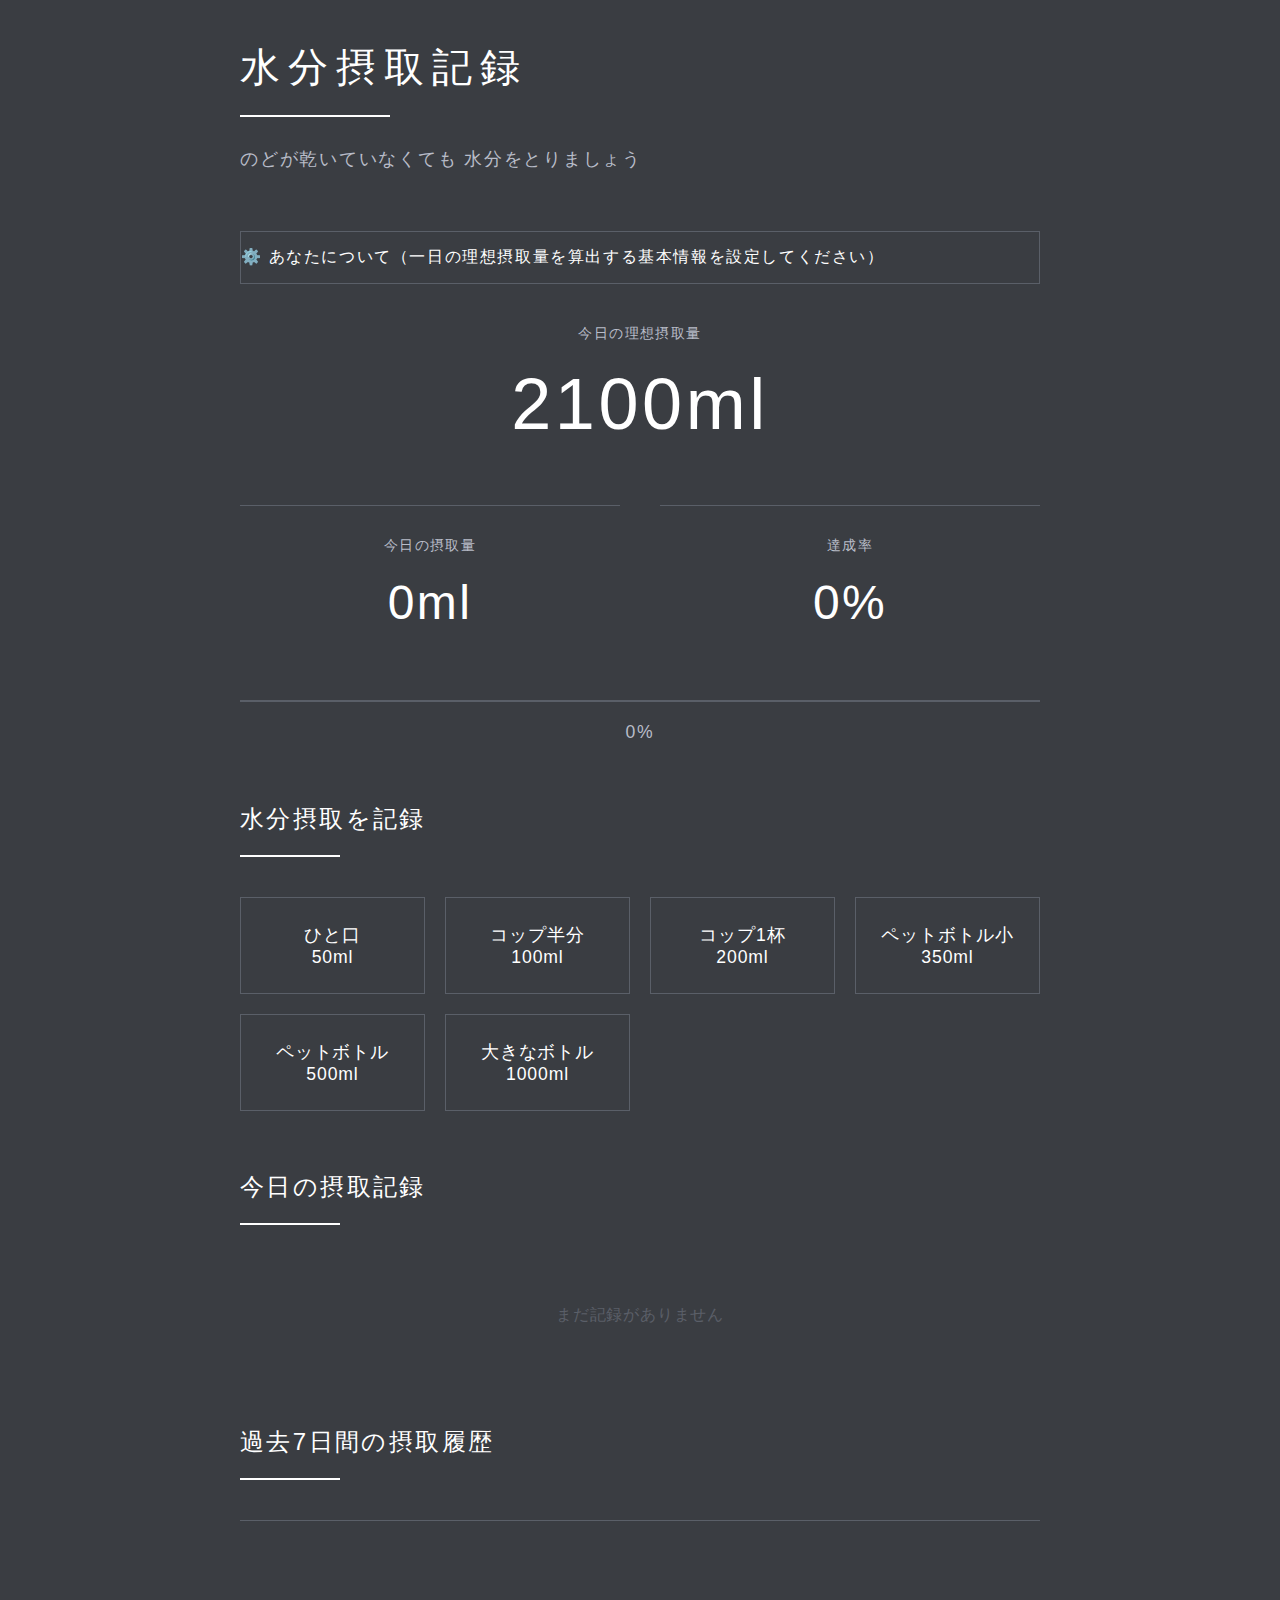
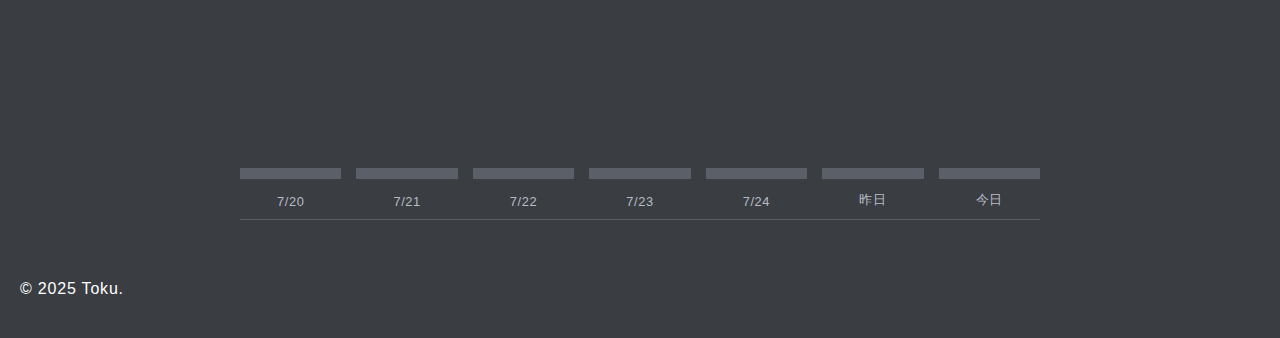
<file: water_intake_tracker.html>
<!DOCTYPE html>
<html lang="ja">
<head>
    <meta charset="UTF-8">
    <meta name="viewport" content="width=device-width, initial-scale=1.0">
    <title>水分摂取記録アプリ</title>
    <style>
        * {
            margin: 0;
            padding: 0;
            box-sizing: border-box;
        }

        body {
            font-family: 'Inter', -apple-system, BlinkMacSystemFont, sans-serif;
            background: #3a3d42;
            min-height: 100vh;
            padding: 40px 20px;
            color: #ffffff;
            letter-spacing: 0.05em;
        }

        .container {
            max-width: 800px;
            margin: 0 auto;
        }

        .header {
            margin-bottom: 60px;
        }

        .header h1 {
            font-size: 2.5em;
            font-weight: 300;
            letter-spacing: 0.2em;
            text-transform: uppercase;
            color: #ffffff;
            margin-bottom: 20px;
        }

        .header-line {
            width: 150px;
            height: 2px;
            background: #ffffff;
            margin-bottom: 30px;
        }

        .header p {
            font-size: 1.1em;
            color: #b8bcc8;
            font-weight: 300;
            letter-spacing: 0.1em;
        }

        .settings-toggle {
            background: transparent;
            border: 1px solid #5a5f68;
            color: #ffffff;
            padding: 15px 0;
            cursor: pointer;
            font-size: 1em;
            font-weight: 300;
            margin-bottom: 40px;
            width: 100%;
            text-align: left;
            letter-spacing: 0.1em;
            text-transform: uppercase;
            transition: all 0.3s ease;
        }

        .settings-toggle:hover {
            border-color: #ffffff;
        }

        .settings-section {
            margin-bottom: 40px;
            display: none;
        }

        .settings-section.active {
            display: block;
        }

        .settings-row {
            display: grid;
            grid-template-columns: 1fr 1fr 1fr;
            gap: 30px;
            margin-bottom: 30px;
        }

        .form-group {
            display: flex;
            flex-direction: column;
        }

        label {
            font-size: 0.9em;
            color: #b8bcc8;
            margin-bottom: 15px;
            text-transform: uppercase;
            letter-spacing: 0.1em;
            font-weight: 300;
        }

        input, select {
            background: transparent;
            border: 1px solid #5a5f68;
            color: #ffffff;
            padding: 15px 0;
            font-size: 1.1em;
            letter-spacing: 0.05em;
            transition: all 0.3s ease;
        }

        input:focus, select:focus {
            outline: none;
            border-color: #ffffff;
        }

        .ideal-display {
            text-align: center;
            margin-bottom: 60px;
        }

        .ideal-label {
            font-size: 0.9em;
            color: #b8bcc8;
            text-transform: uppercase;
            letter-spacing: 0.1em;
            margin-bottom: 20px;
            font-weight: 300;
        }

        .ideal-amount {
            font-size: 4.5em;
            color: #ffffff;
            font-weight: 300;
            letter-spacing: 0.05em;
        }

        .progress-section {
            margin-bottom: 60px;
        }

        .current-stats {
            display: grid;
            grid-template-columns: 1fr 1fr;
            gap: 40px;
            margin-bottom: 40px;
        }

        .stat-card {
            text-align: center;
            padding: 30px 0;
            border-top: 1px solid #5a5f68;
        }

        .stat-label {
            font-size: 0.9em;
            color: #b8bcc8;
            text-transform: uppercase;
            letter-spacing: 0.1em;
            margin-bottom: 20px;
            font-weight: 300;
        }

        .stat-value {
            font-size: 3em;
            color: #ffffff;
            font-weight: 300;
            letter-spacing: 0.05em;
        }

        .progress-bar {
            width: 100%;
            height: 2px;
            background: #5a5f68;
            position: relative;
            margin-bottom: 20px;
        }

        .progress-fill {
            height: 100%;
            background: #ffffff;
            transition: width 1s ease;
            position: relative;
        }

        .progress-text {
            text-align: center;
            font-size: 1.1em;
            color: #b8bcc8;
            letter-spacing: 0.1em;
        }

        .intake-section {
            margin-bottom: 60px;
        }

        .section-title {
            font-size: 1.5em;
            font-weight: 300;
            letter-spacing: 0.1em;
            text-transform: uppercase;
            color: #ffffff;
            margin-bottom: 20px;
        }

        .section-line {
            width: 100px;
            height: 2px;
            background: #ffffff;
            margin-bottom: 40px;
        }

        .intake-buttons {
            display: grid;
            grid-template-columns: repeat(auto-fit, minmax(180px, 1fr));
            gap: 20px;
            margin-bottom: 40px;
        }

        .intake-btn {
            background: transparent;
            border: 1px solid #5a5f68;
            color: #ffffff;
            padding: 25px 20px;
            cursor: pointer;
            font-size: 1.1em;
            font-weight: 300;
            letter-spacing: 0.05em;
            transition: all 0.3s ease;
            text-align: center;
        }

        .intake-btn:hover {
            border-color: #ffffff;
            background: rgba(255,255,255,0.05);
        }

        .records-section {
            margin-bottom: 60px;
        }

        .record-item {
            display: grid;
            grid-template-columns: 1fr 1fr auto;
            align-items: center;
            padding: 20px 0;
            border-bottom: 1px solid #5a5f68;
            gap: 20px;
        }

        .record-time {
            color: #b8bcc8;
            font-size: 1em;
            letter-spacing: 0.05em;
        }

        .record-amount {
            color: #ffffff;
            font-size: 1.1em;
            letter-spacing: 0.05em;
        }

        .delete-btn {
            background: transparent;
            color: #b8bcc8;
            border: 1px solid #5a5f68;
            padding: 8px 15px;
            cursor: pointer;
            font-size: 0.9em;
            font-weight: 300;
            letter-spacing: 0.1em;
            text-transform: uppercase;
            transition: all 0.3s ease;
        }

        .delete-btn:hover {
            border-color: #ffffff;
            color: #ffffff;
        }

        .chart-container {
            margin-bottom: 60px;
        }

        .chart {
            display: flex;
            align-items: end;
            gap: 15px;
            height: 300px;
            padding: 40px 0;
            border-top: 1px solid #5a5f68;
            border-bottom: 1px solid #5a5f68;
        }

        .chart-bar {
            flex: 1;
            background: #5a5f68;
            transition: all 0.3s ease;
            cursor: pointer;
            position: relative;
        }

        .chart-bar:hover {
            background: #ffffff;
        }

        .chart-bar.over-goal {
            background: #b8bcc8;
        }

        .chart-bar.over-goal:hover {
            background: #ffffff;
        }

        .chart-bar-label {
            position: absolute;
            bottom: -30px;
            left: 50%;
            transform: translateX(-50%);
            font-size: 0.8em;
            color: #b8bcc8;
            letter-spacing: 0.05em;
            text-align: center;
            white-space: nowrap;
        }

        .chart-bar-value {
            position: absolute;
            top: -35px;
            left: 50%;
            transform: translateX(-50%);
            font-size: 0.9em;
            color: #ffffff;
            background: #3a3d42;
            padding: 5px 10px;
            white-space: nowrap;
            opacity: 0;
            transition: opacity 0.3s ease;
            letter-spacing: 0.05em;
        }

        .chart-bar:hover .chart-bar-value {
            opacity: 1;
        }

        .over-100 {
            color: #b8bcc8 !important;
        }

        .over-100-fill {
            background: #b8bcc8 !important;
        }

        .no-records {
            text-align: center;
            color: #5a5f68;
            padding: 40px;
            font-size: 1em;
            letter-spacing: 0.05em;
        }

        @media (max-width: 768px) {
            body {
                padding: 20px 15px;
            }

            .header h1 {
                font-size: 2em;
            }

            .settings-row {
                grid-template-columns: 1fr;
                gap: 20px;
            }

            .current-stats {
                grid-template-columns: 1fr;
                gap: 20px;
            }

            .intake-buttons {
                grid-template-columns: repeat(2, 1fr);
            }

            .ideal-amount {
                font-size: 3.5em;
            }

            .record-item {
                grid-template-columns: 1fr auto;
                gap: 15px;
            }

            .chart {
                height: 200px;
                gap: 8px;
            }
        }
    </style>
</head>
<body>
    <div class="container">
        <div class="header">
            <h1>水分摂取記録</h1>
            <div class="header-line"></div>
            <p>のどが乾いていなくても 水分をとりましょう</p>
        </div>

        <!-- 設定トグル -->
        <button class="settings-toggle" onclick="toggleSettings()">
                ⚙️ あなたについて（一日の理想摂取量を算出する基本情報を設定してください）
        </button>

        <!-- 基本設定（隠れる） -->
        <div class="settings-section" id="settingsSection">
            <div class="settings-row">
                <div class="form-group">
                    <label for="age">年齢</label>
                    <input type="number" id="age" min="1" max="120" value="30">
                </div>
                <div class="form-group">
                    <label for="gender">性別</label>
                    <select id="gender">
                        <option value="male">男性</option>
                        <option value="female">女性</option>
                    </select>
                </div>
                <div class="form-group">
                    <label for="weight">体重 (kg)</label>
                    <input type="number" id="weight" min="30" max="200" value="60">
                </div>
            </div>
        </div>

        <!-- 理想摂取量表示 -->
        <div class="ideal-display">
            <div class="ideal-label">今日の理想摂取量</div>
            <div class="ideal-amount" id="idealAmountDisplay">2100ml</div>
        </div>

        <!-- 今日の進捗 -->
        <div class="progress-section">
            <div class="current-stats">
                <div class="stat-card">
                    <div class="stat-label">今日の摂取量</div>
                    <div class="stat-value" id="currentIntake">0</div>
                </div>
                <div class="stat-card">
                    <div class="stat-label">達成率</div>
                    <div class="stat-value" id="progressPercent">0%</div>
                </div>
            </div>
            <div class="progress-bar">
                <div class="progress-fill" id="progressFill"></div>
            </div>
            <div class="progress-text" id="progressText">0%</div>
        </div>

        <!-- 水分摂取ボタン -->
        <div class="intake-section">
            <h2 class="section-title">水分摂取を記録</h2>
            <div class="section-line"></div>
            <div class="intake-buttons">
                <button class="intake-btn" onclick="addIntake(50)">ひと口<br>50ml</button>
                <button class="intake-btn" onclick="addIntake(100)">コップ半分<br>100ml</button>
                <button class="intake-btn" onclick="addIntake(200)">コップ1杯<br>200ml</button>
                <button class="intake-btn" onclick="addIntake(350)">ペットボトル小<br>350ml</button>
                <button class="intake-btn" onclick="addIntake(500)">ペットボトル<br>500ml</button>
                <button class="intake-btn" onclick="addIntake(1000)">大きなボトル<br>1000ml</button>
            </div>
        </div>

        <!-- 今日の記録 -->
        <div class="records-section">
            <h2 class="section-title">今日の摂取記録</h2>
            <div class="section-line"></div>
            <div id="recordsList">
                <p class="no-records">まだ記録がありません</p>
            </div>
        </div>

        <!-- 履歴グラフ -->
        <div class="chart-container">
            <h2 class="section-title">過去7日間の摂取履歴</h2>
            <div class="section-line"></div>
            <div class="chart" id="historyChart">
                <!-- 棒グラフがここに表示されます -->
            </div>
        </div>
    </div>

    <script>
        let settings = {
            age: 30,
            gender: 'male',
            weight: 60
        };

        let todayIntake = [];
        let totalIntake = 0;
        let dailyHistory = {}; // 日別の摂取履歴

        // 履歴データの保存と読み込み
        function saveDailyHistory() {
            const historyData = JSON.stringify(dailyHistory);
            // メモリ内に保存（セッション中のみ）
        }

        function loadDailyHistory() {
            // 初期状態では空のオブジェクト
            dailyHistory = {};
        }

        // 過去7日間の日付を取得
        function getLast7Days() {
            const days = [];
            const today = new Date();
            
            for (let i = 6; i >= 0; i--) {
                const date = new Date(today);
                date.setDate(today.getDate() - i);
                const dateStr = date.toISOString().split('T')[0];
                const labelStr = i === 0 ? '今日' : 
                               i === 1 ? '昨日' : 
                               `${date.getMonth() + 1}/${date.getDate()}`;
                days.push({ date: dateStr, label: labelStr });
            }
            return days;
        }

        // 履歴グラフの更新
        function updateHistoryChart() {
            const chartContainer = document.getElementById('historyChart');
            const last7Days = getLast7Days();
            const ideal = calculateIdealIntake();
            const today = new Date().toISOString().split('T')[0];
            
            // 今日のデータを履歴に保存
            dailyHistory[today] = totalIntake;
            
            const maxValue = Math.max(ideal, ...last7Days.map(day => dailyHistory[day.date] || 0));
            
            const barsHTML = last7Days.map(day => {
                const amount = dailyHistory[day.date] || 0;
                const percentage = (amount / maxValue) * 100;
                const isOverGoal = amount >= ideal;
                
                return `
                    <div class="chart-bar ${isOverGoal ? 'over-goal' : ''}" 
                         style="height: ${Math.max(percentage, 5)}%">
                        <div class="chart-bar-value">${amount}ml</div>
                        <div class="chart-bar-label">${day.label}</div>
                    </div>
                `;
            }).join('');
            
            chartContainer.innerHTML = barsHTML;
        }

        // 設定パネルの表示切替
        function toggleSettings() {
            const settingsSection = document.getElementById('settingsSection');
            const toggleBtn = document.querySelector('.settings-toggle');
            
            if (settingsSection.classList.contains('active')) {
                settingsSection.classList.remove('active');
                toggleBtn.textContent = '⚙️ あなたについて（一日の理想摂取量を算出する基本情報を設定してください）';
            } else {
                settingsSection.classList.add('active');
                toggleBtn.textContent = '✕ 自分情報を閉じる';
            }
        }

        // 理想摂取量計算（体重×35ml）
        function calculateIdealIntake() {
            return settings.weight * 35;
        }

        // 設定の保存と読み込み
        function saveSettings() {
            const settingsData = {
                age: parseInt(document.getElementById('age').value),
                gender: document.getElementById('gender').value,
                weight: parseInt(document.getElementById('weight').value)
            };
            
            settings = settingsData;
            updateIdealAmount();
            updateProgress();
        }

        function loadSettings() {
            document.getElementById('age').value = settings.age;
            document.getElementById('gender').value = settings.gender;
            document.getElementById('weight').value = settings.weight;
        }

        // 理想摂取量の更新
        function updateIdealAmount() {
            const ideal = calculateIdealIntake();
            document.getElementById('idealAmountDisplay').textContent = `${ideal}ml`;
        }

        // 進捗の更新
        function updateProgress() {
            const ideal = calculateIdealIntake();
            const percentage = (totalIntake / ideal) * 100;
            const displayPercentage = Math.round(percentage);
            
            // 統計の更新
            document.getElementById('currentIntake').textContent = `${totalIntake}ml`;
            document.getElementById('progressPercent').textContent = `${displayPercentage}%`;
            
            // プログレスバーの更新（最大表示は200%まで）
            const barPercentage = Math.min(percentage, 200);
            document.getElementById('progressFill').style.width = `${barPercentage}%`;
            document.getElementById('progressText').textContent = `${displayPercentage}%`;
            
            // 100%達成時の色変更
            const progressFill = document.getElementById('progressFill');
            const progressPercent = document.getElementById('progressPercent');
            const currentIntake = document.getElementById('currentIntake');
            
            if (percentage >= 100) {
                progressFill.classList.add('over-100-fill');
                progressPercent.classList.add('over-100');
                currentIntake.classList.add('over-100');
            } else {
                progressFill.classList.remove('over-100-fill');
                progressPercent.classList.remove('over-100');
                currentIntake.classList.remove('over-100');
            }
            
            // 履歴グラフも更新
            updateHistoryChart();
        }

        // 水分摂取の追加
        function addIntake(amount) {
            const now = new Date();
            const record = {
                id: Date.now(),
                amount: amount,
                time: now.toLocaleTimeString('ja-JP', { 
                    hour: '2-digit', 
                    minute: '2-digit' 
                })
            };
            
            todayIntake.push(record);
            totalIntake += amount;
            
            updateProgress();
            updateRecordsList();
            
            // アニメーション効果
            const button = event.target;
            button.style.background = 'rgba(255,255,255,0.1)';
            setTimeout(() => {
                button.style.background = 'transparent';
            }, 200);
        }

        // 記録の削除
        function deleteRecord(id) {
            const recordIndex = todayIntake.findIndex(record => record.id === id);
            if (recordIndex !== -1) {
                totalIntake -= todayIntake[recordIndex].amount;
                todayIntake.splice(recordIndex, 1);
                updateProgress();
                updateRecordsList();
            }
        }

        // 記録リストの更新（時間降順）
        function updateRecordsList() {
            const recordsList = document.getElementById('recordsList');
            
            if (todayIntake.length === 0) {
                recordsList.innerHTML = '<p class="no-records">まだ記録がありません</p>';
                return;
            }
            
            // 時間降順にソート（新しいものが先頭）
            const sortedRecords = [...todayIntake].sort((a, b) => b.id - a.id);
            
            const recordsHTML = sortedRecords.map(record => `
                <div class="record-item">
                    <span class="record-time">${record.time}</span>
                    <span class="record-amount">${record.amount}ml</span>
                    <button class="delete-btn" onclick="deleteRecord(${record.id})">削除</button>
                </div>
            `).join('');
            
            recordsList.innerHTML = recordsHTML;
        }

        // 日付チェック（新しい日になったらリセット）
        function checkNewDay() {
            const today = new Date().toISOString().split('T')[0];
            const lastDate = sessionStorage.getItem('lastDate');
            
            if (lastDate !== today) {
                // 昨日のデータを履歴に保存
                if (lastDate && totalIntake > 0) {
                    dailyHistory[lastDate] = totalIntake;
                }
                
                todayIntake = [];
                totalIntake = 0;
                sessionStorage.setItem('lastDate', today);
                updateProgress();
                updateRecordsList();
                updateHistoryChart();
            }
        }

        // イベントリスナーの設定
        document.getElementById('age').addEventListener('change', saveSettings);
        document.getElementById('gender').addEventListener('change', saveSettings);
        document.getElementById('weight').addEventListener('change', saveSettings);

        // 初期化
        function init() {
            loadDailyHistory();
            loadSettings();
            updateIdealAmount();
            updateProgress();
            updateRecordsList();
            updateHistoryChart();
            checkNewDay();
        }

        // ページ読み込み時の初期化
        window.addEventListener('load', init);

        // 定期的な日付チェック
        setInterval(checkNewDay, 60000); // 1分ごと
    </script>
</body>

<footer>&copy; 2025 Toku.</footer>

</html>
</file>
<file: assets/css/noscript.css>
/*
	Dimension by HTML5 UP
	html5up.net | @ajlkn
	Free for personal and commercial use under the CCA 3.0 license (html5up.net/license)
*/

/* BG */

	body.is-preload #bg:before {
		background-color: transparent;
	}

/* Header */

	body.is-preload #header {
		-moz-filter: none;
		-webkit-filter: none;
		-ms-filter: none;
		filter: none;
	}

		body.is-preload #header > * {
			opacity: 1;
		}

		body.is-preload #header .content .inner {
			max-height: none;
			padding: 3rem 2rem;
			opacity: 1;
		}

/* Main */

	#main article {
		opacity: 1;
		margin: 4rem 0 0 0;
	}
</file>
<file: assets/css/main.css>
@import url(fontawesome-all.min.css);
@import url("https://fonts.googleapis.com/css?family=Source+Sans+Pro:300italic,600italic,300,600");

/*
	Dimension by HTML5 UP
	html5up.net | @ajlkn
	Free for personal and commercial use under the CCA 3.0 license (html5up.net/license)
*/

html, body, div, span, applet, object,
iframe, h1, h2, h3, h4, h5, h6, p, blockquote,
pre, a, abbr, acronym, address, big, cite,
code, del, dfn, em, img, ins, kbd, q, s, samp,
small, strike, strong, sub, sup, tt, var, b,
u, i, center, dl, dt, dd, ol, ul, li, fieldset,
form, label, legend, table, caption, tbody,
tfoot, thead, tr, th, td, article, aside,
canvas, details, embed, figure, figcaption,
footer, header, hgroup, menu, nav, output, ruby,
section, summary, time, mark, audio, video {
	margin: 0;
	padding: 0;
	border: 0;
	font-size: 100%;
	font: inherit;
	vertical-align: baseline;}

article, aside, details, figcaption, figure,
footer, header, hgroup, menu, nav, section {
	display: block;}

body {
	line-height: 1;
}

ol, ul {
	list-style: none;
}

blockquote, q {
	quotes: none;
}

	blockquote:before, blockquote:after, q:before, q:after {
		content: '';
		content: none;
	}

table {
	border-collapse: collapse;
	border-spacing: 0;
}

body {
	-webkit-text-size-adjust: none;
}

mark {
	background-color: transparent;
	color: inherit;
}

input::-moz-focus-inner {
	border: 0;
	padding: 0;
}

input, select, textarea {
	-moz-appearance: none;
	-webkit-appearance: none;
	-ms-appearance: none;
	appearance: none;
}

/* Basic */

	@-ms-viewport {
		width: device-width;
	}

	@media screen and (max-width: 480px) {

		html, body {
			min-width: 320px;
		}

	}

	html {
		box-sizing: border-box;
	}

	*, *:before, *:after {
		box-sizing: inherit;
	}

	body {
		background: #1b1f22;
	}

		body.is-preload *, body.is-preload *:before, body.is-preload *:after {
			-moz-animation: none !important;
			-webkit-animation: none !important;
			-ms-animation: none !important;
			animation: none !important;
			-moz-transition: none !important;
			-webkit-transition: none !important;
			-ms-transition: none !important;
			transition: none !important;
		}

/* Type */

	html {
		font-size: 16pt;
	}

		@media screen and (max-width: 1680px) {

			html {
				font-size: 12pt;
			}

		}

		@media screen and (max-width: 736px) {

			html {
				font-size: 11pt;
			}

		}

		@media screen and (max-width: 360px) {

			html {
				font-size: 10pt;
			}

		}

	body, input, select, textarea {
		color: #ffffff;
		font-family: "Source Sans Pro", sans-serif;
		font-weight: 300;
		font-size: 1rem;
		line-height: 1.65;
	}

	a {
		-moz-transition: color 0.2s ease-in-out, background-color 0.2s ease-in-out, border-bottom-color 0.2s ease-in-out;
		-webkit-transition: color 0.2s ease-in-out, background-color 0.2s ease-in-out, border-bottom-color 0.2s ease-in-out;
		-ms-transition: color 0.2s ease-in-out, background-color 0.2s ease-in-out, border-bottom-color 0.2s ease-in-out;
		transition: color 0.2s ease-in-out, background-color 0.2s ease-in-out, border-bottom-color 0.2s ease-in-out;
		border-bottom: dotted 1px rgba(255, 255, 255, 0.5);
		text-decoration: none;
		color: inherit;
	}

		a:hover {
			border-bottom-color: transparent;
		}

	strong, b {
		color: #ffffff;
		font-weight: 600;
	}

	em, i {
		font-style: italic;
	}

	p {
		margin: 0 0 2rem 0;
	}

	h1, h2, h3, h4, h5, h6 {
		color: #ffffff;
		font-weight: 600;
		line-height: 1.5;
		margin: 0 0 1rem 0;
		text-transform: uppercase;
		letter-spacing: 0.2rem;
	}

		h1 a, h2 a, h3 a, h4 a, h5 a, h6 a {
			color: inherit;
			text-decoration: none;
		}

		h1.major, h2.major, h3.major, h4.major, h5.major, h6.major {
			border-bottom: solid 1px #ffffff;
			width: -moz-max-content;
			width: -webkit-max-content;
			width: -ms-max-content;
			width: max-content;
			padding-bottom: 0.5rem;
			margin: 0 0 2rem 0;
		}

	h1 {
		font-size: 2.25rem;
		line-height: 1.3;
		letter-spacing: 0.5rem;
	}

	h2 {
		font-size: 1.5rem;
		line-height: 1.4;
		letter-spacing: 0.5rem;
	}

	h3 {
		font-size: 1rem;
	}

	h4 {
		font-size: 0.8rem;
	}

	h5 {
		font-size: 0.7rem;
	}

	h6 {
		font-size: 0.6rem;
	}

	@media screen and (max-width: 736px) {

		h1 {
			font-size: 1.75rem;
			line-height: 1.4;
		}

		h2 {
			font-size: 1.25em;
			line-height: 1.5;
		}

	}

	sub {
		font-size: 0.8rem;
		position: relative;
		top: 0.5rem;
	}

	sup {
		font-size: 0.8rem;
		position: relative;
		top: -0.5rem;
	}

	blockquote {
		border-left: solid 4px #ffffff;
		font-style: italic;
		margin: 0 0 2rem 0;
		padding: 0.5rem 0 0.5rem 2rem;
	}

	code {
		background: rgba(255, 255, 255, 0.075);
		border-radius: 4px;
		font-family: "Courier New", monospace;
		font-size: 0.9rem;
		margin: 0 0.25rem;
		padding: 0.25rem 0.65rem;
	}

	pre {
		-webkit-overflow-scrolling: touch;
		font-family: "Courier New", monospace;
		font-size: 0.9rem;
		margin: 0 0 2rem 0;
	}

		pre code {
			display: block;
			line-height: 1.75;
			padding: 1rem 1.5rem;
			overflow-x: auto;
		}

	hr {
		border: 0;
		border-bottom: solid 1px #ffffff;
		margin: 2.75rem 0;
	}

	.align-left {
		text-align: left;
	}

	.align-center {
		text-align: center;
	}

	.align-right {
		text-align: right;
	}

/* Form */

	form {
		margin: 0 0 2rem 0;
	}

		form > :last-child {
			margin-bottom: 0;
		}

		form > .fields {
			display: -moz-flex;
			display: -webkit-flex;
			display: -ms-flex;
			display: flex;
			-moz-flex-wrap: wrap;
			-webkit-flex-wrap: wrap;
			-ms-flex-wrap: wrap;
			flex-wrap: wrap;
			width: calc(100% + 3rem);
			margin: -1.5rem 0 2rem -1.5rem;
		}

			form > .fields > .field {
				-moz-flex-grow: 0;
				-webkit-flex-grow: 0;
				-ms-flex-grow: 0;
				flex-grow: 0;
				-moz-flex-shrink: 0;
				-webkit-flex-shrink: 0;
				-ms-flex-shrink: 0;
				flex-shrink: 0;
				padding: 1.5rem 0 0 1.5rem;
				width: calc(100% - 1.5rem);
			}

				form > .fields > .field.half {
					width: calc(50% - 0.75rem);
				}

				form > .fields > .field.third {
					width: calc(100%/3 - 0.5rem);
				}

				form > .fields > .field.quarter {
					width: calc(25% - 0.375rem);
				}

		@media screen and (max-width: 480px) {

			form > .fields {
				width: calc(100% + 3rem);
				margin: -1.5rem 0 2rem -1.5rem;
			}

				form > .fields > .field {
					padding: 1.5rem 0 0 1.5rem;
					width: calc(100% - 1.5rem);
				}

					form > .fields > .field.half {
						width: calc(100% - 1.5rem);
					}

					form > .fields > .field.third {
						width: calc(100% - 1.5rem);
					}

					form > .fields > .field.quarter {
						width: calc(100% - 1.5rem);
					}

		}

	label {
		color: #ffffff;
		display: block;
		font-size: 0.8rem;
		font-weight: 300;
		letter-spacing: 0.2rem;
		line-height: 1.5;
		margin: 0 0 1rem 0;
		text-transform: uppercase;
	}

	input[type="text"],
	input[type="password"],
	input[type="email"],
	input[type="tel"],
	select,
	textarea {
		-moz-appearance: none;
		-webkit-appearance: none;
		-ms-appearance: none;
		appearance: none;
		-moz-transition: border-color 0.2s ease-in-out, box-shadow 0.2s ease-in-out, background-color 0.2s ease-in-out;
		-webkit-transition: border-color 0.2s ease-in-out, box-shadow 0.2s ease-in-out, background-color 0.2s ease-in-out;
		-ms-transition: border-color 0.2s ease-in-out, box-shadow 0.2s ease-in-out, background-color 0.2s ease-in-out;
		transition: border-color 0.2s ease-in-out, box-shadow 0.2s ease-in-out, background-color 0.2s ease-in-out;
		background-color: transparent;
		border-radius: 4px;
		border: solid 1px #ffffff;
		color: inherit;
		display: block;
		outline: 0;
		padding: 0 1rem;
		text-decoration: none;
		width: 100%;
	}

		input[type="text"]:invalid,
		input[type="password"]:invalid,
		input[type="email"]:invalid,
		input[type="tel"]:invalid,
		select:invalid,
		textarea:invalid {
			box-shadow: none;
		}

		input[type="text"]:focus,
		input[type="password"]:focus,
		input[type="email"]:focus,
		input[type="tel"]:focus,
		select:focus,
		textarea:focus {
			background: rgba(255, 255, 255, 0.075);
			border-color: #ffffff;
			box-shadow: 0 0 0 1px #ffffff;
		}

	select {
		background-image: url("data:image/svg+xml;charset=utf8,%3Csvg xmlns='http://www.w3.org/2000/svg' width='40' height='40' preserveAspectRatio='none' viewBox='0 0 40 40'%3E%3Cpath d='M9.4,12.3l10.4,10.4l10.4-10.4c0.2-0.2,0.5-0.4,0.9-0.4c0.3,0,0.6,0.1,0.9,0.4l3.3,3.3c0.2,0.2,0.4,0.5,0.4,0.9 c0,0.4-0.1,0.6-0.4,0.9L20.7,31.9c-0.2,0.2-0.5,0.4-0.9,0.4c-0.3,0-0.6-0.1-0.9-0.4L4.3,17.3c-0.2-0.2-0.4-0.5-0.4-0.9 c0-0.4,0.1-0.6,0.4-0.9l3.3-3.3c0.2-0.2,0.5-0.4,0.9-0.4S9.1,12.1,9.4,12.3z' fill='%23ffffff' /%3E%3C/svg%3E");
		background-size: 1.25rem;
		background-repeat: no-repeat;
		background-position: calc(100% - 1rem) center;
		height: 2.75rem;
		padding-right: 2.75rem;
		text-overflow: ellipsis;
	}

		select option {
			color: #ffffff;
			background: #1b1f22;
		}

		select:focus::-ms-value {
			background-color: transparent;
		}

		select::-ms-expand {
			display: none;
		}

	input[type="text"],
	input[type="password"],
	input[type="email"],
	select {
		height: 2.75rem;
	}

	textarea {
		padding: 0.75rem 1rem;
	}

	input[type="checkbox"],
	input[type="radio"] {
		-moz-appearance: none;
		-webkit-appearance: none;
		-ms-appearance: none;
		appearance: none;
		display: block;
		float: left;
		margin-right: -2rem;
		opacity: 0;
		width: 1rem;
		z-index: -1;
	}

		input[type="checkbox"] + label,
		input[type="radio"] + label {
			text-decoration: none;
			-moz-user-select: none;
			-webkit-user-select: none;
			-ms-user-select: none;
			user-select: none;
			color: #ffffff;
			cursor: pointer;
			display: inline-block;
			font-size: 0.8rem;
			font-weight: 300;
			margin: 0 0 0.5rem 0;
			padding-left: 2.65rem;
			padding-right: 0.75rem;
			position: relative;
		}

			input[type="checkbox"] + label:before,
			input[type="radio"] + label:before {
				-moz-osx-font-smoothing: grayscale;
				-webkit-font-smoothing: antialiased;
				display: inline-block;
				font-style: normal;
				font-variant: normal;
				text-rendering: auto;
				line-height: 1;
				text-transform: none !important;
				font-family: 'Font Awesome 5 Free';
				font-weight: 900;
			}

			input[type="checkbox"] + label:before,
			input[type="radio"] + label:before {
				-moz-transition: border-color 0.2s ease-in-out, box-shadow 0.2s ease-in-out, background-color 0.2s ease-in-out;
				-webkit-transition: border-color 0.2s ease-in-out, box-shadow 0.2s ease-in-out, background-color 0.2s ease-in-out;
				-ms-transition: border-color 0.2s ease-in-out, box-shadow 0.2s ease-in-out, background-color 0.2s ease-in-out;
				transition: border-color 0.2s ease-in-out, box-shadow 0.2s ease-in-out, background-color 0.2s ease-in-out;
				border-radius: 4px;
				border: solid 1px #ffffff;
				content: '';
				display: inline-block;
				height: 1.65rem;
				left: 0;
				line-height: 1.65rem;
				position: absolute;
				text-align: center;
				top: -0.15rem;
				width: 1.65rem;
			}

		input[type="checkbox"]:checked + label:before,
		input[type="radio"]:checked + label:before {
			background: #ffffff !important;
			border-color: #ffffff !important;
			color: #1b1f22;
			content: '\f00c';
		}

		input[type="checkbox"]:focus + label:before,
		input[type="radio"]:focus + label:before {
			background: rgba(255, 255, 255, 0.075);
			border-color: #ffffff;
			box-shadow: 0 0 0 1px #ffffff;
		}

	input[type="checkbox"] + label:before {
		border-radius: 4px;
	}

	input[type="radio"] + label:before {
		border-radius: 100%;
	}

	::-webkit-input-placeholder {
		color: rgba(255, 255, 255, 0.5) !important;
		opacity: 1.0;
	}

	:-moz-placeholder {
		color: rgba(255, 255, 255, 0.5) !important;
		opacity: 1.0;
	}

	::-moz-placeholder {
		color: rgba(255, 255, 255, 0.5) !important;
		opacity: 1.0;
	}

	:-ms-input-placeholder {
		color: rgba(255, 255, 255, 0.5) !important;
		opacity: 1.0;
	}

	.formerize-placeholder {
		color: rgba(255, 255, 255, 0.5) !important;
		opacity: 1.0;
	}

/* Box */

	.box {
		border-radius: 4px;
		border: solid 1px #ffffff;
		margin-bottom: 2rem;
		padding: 1.5em;
	}

		.box > :last-child,
		.box > :last-child > :last-child,
		.box > :last-child > :last-child > :last-child {
			margin-bottom: 0;
		}

		.box.alt {
			border: 0;
			border-radius: 0;
			padding: 0;
		}

/* Icon */

	.icon {
		text-decoration: none;
		border-bottom: none;
		position: relative;
	}

		.icon:before {
			-moz-osx-font-smoothing: grayscale;
			-webkit-font-smoothing: antialiased;
			display: inline-block;
			font-style: normal;
			font-variant: normal;
			text-rendering: auto;
			line-height: 1;
			text-transform: none !important;
			font-family: 'Font Awesome 5 Free';
			font-weight: 400;
		}

		.icon > .label {
			display: none;
		}

		.icon:before {
			line-height: inherit;
		}

		.icon.solid:before {
			font-weight: 900;
		}

		.icon.brands:before {
			font-family: 'Font Awesome 5 Brands';
		}

/* Image */

	.image {
		border-radius: 4px;
		border: 0;
		display: inline-block;
		position: relative;
	}

		.image:before {
			pointer-events: none;
			background-image: url("../../images/overlay.png");
			background-color: rgba(19, 21, 25, 0.5);
			border-radius: 4px;
			content: '';
			display: block;
			height: 100%;
			left: 0;
			opacity: 0.5;
			position: absolute;
			top: 0;
			width: 100%;
		}

		.image img {
			border-radius: 4px;
			display: block;
		}

		.image.left, .image.right {
			max-width: 40%;
		}

			.image.left img, .image.right img {
				width: 100%;
			}

		.image.left {
			float: left;
			padding: 0 1.5em 1em 0;
			top: 0.25em;
		}

		.image.right {
			float: right;
			padding: 0 0 1em 1.5em;
			top: 0.25em;
		}

		.image.fit {
			display: block;
			margin: 0 0 2rem 0;
			width: 100%;
		}

			.image.fit img {
				width: 100%;
			}

		.image.main {
			display: block;
			margin: 2.5rem 0;
			width: 100%;
		}

			.image.main img {
				width: 100%;
			}

		@media screen and (max-width: 736px) {

			.image.main {
				margin: 2rem 0;
			}

		}

		@media screen and (max-width: 480px) {

			.image.main {
				margin: 1.5rem 0;
			}

		}

/* List */

	ol {
		list-style: decimal;
		margin: 0 0 2rem 0;
		padding-left: 1.25em;
	}

		ol li {
			padding-left: 0.25em;
		}

	ul {
		list-style: disc;
		margin: 0 0 2rem 0;
		padding-left: 1em;
	}

		ul li {
			padding-left: 0.5em;
		}

		ul.alt {
			list-style: none;
			padding-left: 0;
		}

			ul.alt li {
				border-top: solid 1px #ffffff;
				padding: 0.5em 0;
			}

				ul.alt li:first-child {
					border-top: 0;
					padding-top: 0;
				}

	dl {
		margin: 0 0 2rem 0;
	}

		dl dt {
			display: block;
			font-weight: 600;
			margin: 0 0 1rem 0;
		}

		dl dd {
			margin-left: 2rem;
		}

/* Actions */

	ul.actions {
		display: -moz-flex;
		display: -webkit-flex;
		display: -ms-flex;
		display: flex;
		cursor: default;
		list-style: none;
		margin-left: -1rem;
		padding-left: 0;
	}

		ul.actions li {
			padding: 0 0 0 1rem;
			vertical-align: middle;
		}

		ul.actions.special {
			-moz-justify-content: center;
			-webkit-justify-content: center;
			-ms-justify-content: center;
			justify-content: center;
			width: 100%;
			margin-left: 0;
		}

			ul.actions.special li:first-child {
				padding-left: 0;
			}

		ul.actions.stacked {
			-moz-flex-direction: column;
			-webkit-flex-direction: column;
			-ms-flex-direction: column;
			flex-direction: column;
			margin-left: 0;
		}

			ul.actions.stacked li {
				padding: 1.3rem 0 0 0;
			}

				ul.actions.stacked li:first-child {
					padding-top: 0;
				}

		ul.actions.fit {
			width: calc(100% + 1rem);
		}

			ul.actions.fit li {
				-moz-flex-grow: 1;
				-webkit-flex-grow: 1;
				-ms-flex-grow: 1;
				flex-grow: 1;
				-moz-flex-shrink: 1;
				-webkit-flex-shrink: 1;
				-ms-flex-shrink: 1;
				flex-shrink: 1;
				width: 100%;
			}

				ul.actions.fit li > * {
					width: 100%;
				}

			ul.actions.fit.stacked {
				width: 100%;
			}

		@media screen and (max-width: 480px) {

			ul.actions:not(.fixed) {
				-moz-flex-direction: column;
				-webkit-flex-direction: column;
				-ms-flex-direction: column;
				flex-direction: column;
				margin-left: 0;
				width: 100% !important;
			}

				ul.actions:not(.fixed) li {
					-moz-flex-grow: 1;
					-webkit-flex-grow: 1;
					-ms-flex-grow: 1;
					flex-grow: 1;
					-moz-flex-shrink: 1;
					-webkit-flex-shrink: 1;
					-ms-flex-shrink: 1;
					flex-shrink: 1;
					padding: 1rem 0 0 0;
					text-align: center;
					width: 100%;
				}

					ul.actions:not(.fixed) li > * {
						width: 100%;
					}

					ul.actions:not(.fixed) li:first-child {
						padding-top: 0;
					}

					ul.actions:not(.fixed) li input[type="submit"],
					ul.actions:not(.fixed) li input[type="reset"],
					ul.actions:not(.fixed) li input[type="button"],
					ul.actions:not(.fixed) li button,
					ul.actions:not(.fixed) li .button {
						width: 100%;
					}

						ul.actions:not(.fixed) li input[type="submit"].icon:before,
						ul.actions:not(.fixed) li input[type="reset"].icon:before,
						ul.actions:not(.fixed) li input[type="button"].icon:before,
						ul.actions:not(.fixed) li button.icon:before,
						ul.actions:not(.fixed) li .button.icon:before {
							margin-left: -0.5em;
						}

		}

/* Icons */

	ul.icons {
		cursor: default;
		list-style: none;
		padding-left: 0;
	}

		ul.icons li {
			display: inline-block;
			padding: 0 0.75em 0 0;
		}

			ul.icons li:last-child {
				padding-right: 0;
			}

			ul.icons li a {
				border-radius: 100%;
				box-shadow: inset 0 0 0 1px #ffffff;
				display: inline-block;
				height: 2.25rem;
				line-height: 2.25rem;
				text-align: center;
				width: 2.25rem;
			}

				ul.icons li a:hover {
					background-color: rgba(255, 255, 255, 0.075);
				}

				ul.icons li a:active {
					background-color: rgba(255, 255, 255, 0.175);
				}

/* Table */

	.table-wrapper {
		-webkit-overflow-scrolling: touch;
		overflow-x: auto;
	}

	table {
		margin: 0 0 2rem 0;
		width: 100%;
	}

		table tbody tr {
			border: solid 1px #ffffff;
			border-left: 0;
			border-right: 0;
		}

			table tbody tr:nth-child(2n + 1) {
				background-color: rgba(255, 255, 255, 0.075);
			}

		table td {
			padding: 0.75em 0.75em;
		}

		table th {
			color: #ffffff;
			font-size: 0.9em;
			font-weight: 600;
			padding: 0 0.75em 0.75em 0.75em;
			text-align: left;
		}

		table thead {
			border-bottom: solid 2px #ffffff;
		}

		table tfoot {
			border-top: solid 2px #ffffff;
		}

		table.alt {
			border-collapse: separate;
		}

			table.alt tbody tr td {
				border: solid 1px #ffffff;
				border-left-width: 0;
				border-top-width: 0;
			}

				table.alt tbody tr td:first-child {
					border-left-width: 1px;
				}

			table.alt tbody tr:first-child td {
				border-top-width: 1px;
			}

			table.alt thead {
				border-bottom: 0;
			}

			table.alt tfoot {
				border-top: 0;
			}

/* Button */

	input[type="submit"],
	input[type="reset"],
	input[type="button"],
	button,
	.button {
		-moz-appearance: none;
		-webkit-appearance: none;
		-ms-appearance: none;
		appearance: none;
		-moz-transition: background-color 0.2s ease-in-out, color 0.2s ease-in-out;
		-webkit-transition: background-color 0.2s ease-in-out, color 0.2s ease-in-out;
		-ms-transition: background-color 0.2s ease-in-out, color 0.2s ease-in-out;
		transition: background-color 0.2s ease-in-out, color 0.2s ease-in-out;
		background-color: transparent;
		border-radius: 4px;
		border: 0;
		box-shadow: inset 0 0 0 1px #ffffff;
		color: #ffffff !important;
		cursor: pointer;
		display: inline-block;
		font-size: 0.8rem;
		font-weight: 300;
		height: 2.75rem;
		letter-spacing: 0.2rem;
		line-height: 2.75rem;
		outline: 0;
		padding: 0 1.25rem 0 1.35rem;
		text-align: center;
		text-decoration: none;
		text-transform: uppercase;
		white-space: nowrap;
	}

		input[type="submit"]:hover,
		input[type="reset"]:hover,
		input[type="button"]:hover,
		button:hover,
		.button:hover {
			background-color: rgba(255, 255, 255, 0.075);
		}

		input[type="submit"]:active,
		input[type="reset"]:active,
		input[type="button"]:active,
		button:active,
		.button:active {
			background-color: rgba(255, 255, 255, 0.175);
		}

		input[type="submit"].icon:before,
		input[type="reset"].icon:before,
		input[type="button"].icon:before,
		button.icon:before,
		.button.icon:before {
			margin-right: 0.5em;
		}

		input[type="submit"].fit,
		input[type="reset"].fit,
		input[type="button"].fit,
		button.fit,
		.button.fit {
			width: 100%;
		}

		input[type="submit"].small,
		input[type="reset"].small,
		input[type="button"].small,
		button.small,
		.button.small {
			font-size: 0.6rem;
			height: 2.0625rem;
			line-height: 2.0625rem;
		}

		input[type="submit"].primary,
		input[type="reset"].primary,
		input[type="button"].primary,
		button.primary,
		.button.primary {
			background-color: #ffffff;
			color: #1b1f22 !important;
			font-weight: 600;
		}

		input[type="submit"].disabled, input[type="submit"]:disabled,
		input[type="reset"].disabled,
		input[type="reset"]:disabled,
		input[type="button"].disabled,
		input[type="button"]:disabled,
		button.disabled,
		button:disabled,
		.button.disabled,
		.button:disabled {
			pointer-events: none;
			cursor: default;
			opacity: 0.25;
		}

	input[type="submit"],
	input[type="reset"],
	input[type="button"],
	button {
		line-height: calc(2.75rem - 2px);
	}

/* BG */

	#bg {
		-moz-transform: scale(1.0);
		-webkit-transform: scale(1.0);
		-ms-transform: scale(1.0);
		transform: scale(1.0);
		-webkit-backface-visibility: hidden;
		position: fixed;
		top: 0;
		left: 0;
		width: 100%;
		height: 100vh;
		z-index: 1;
	}

		#bg:before, #bg:after {
			content: '';
			display: block;
			position: absolute;
			top: 0;
			left: 0;
			width: 100%;
			height: 100%;
		}

		#bg:before {
			-moz-transition: background-color 2.5s ease-in-out;
			-webkit-transition: background-color 2.5s ease-in-out;
			-ms-transition: background-color 2.5s ease-in-out;
			transition: background-color 2.5s ease-in-out;
			-moz-transition-delay: 0.75s;
			-webkit-transition-delay: 0.75s;
			-ms-transition-delay: 0.75s;
			transition-delay: 0.75s;
			background-image: linear-gradient(to top, rgba(19, 21, 25, 0.5), rgba(19, 21, 25, 0.5)), url("../../images/overlay.png");
			background-size: auto, 256px 256px;
			background-position: center, center;
			background-repeat: no-repeat, repeat;
			z-index: 2;
		}

		#bg:after {
			-moz-transform: scale(1.125);
			-webkit-transform: scale(1.125);
			-ms-transform: scale(1.125);
			transform: scale(1.125);
			-moz-transition: -moz-transform 0.325s ease-in-out, -moz-filter 0.325s ease-in-out;
			-webkit-transition: -webkit-transform 0.325s ease-in-out, -webkit-filter 0.325s ease-in-out;
			-ms-transition: -ms-transform 0.325s ease-in-out, -ms-filter 0.325s ease-in-out;
			transition: transform 0.325s ease-in-out, filter 0.325s ease-in-out;
			background-image: url("../../images/bg.jpg");
			background-position: center;
			background-size: cover;
			background-repeat: no-repeat;
			z-index: 1;
		}

		body.is-article-visible #bg:after {
			-moz-transform: scale(1.0825);
			-webkit-transform: scale(1.0825);
			-ms-transform: scale(1.0825);
			transform: scale(1.0825);
			-moz-filter: blur(0.2rem);
			-webkit-filter: blur(0.2rem);
			-ms-filter: blur(0.2rem);
			filter: blur(0.2rem);
		}

		body.is-preload #bg:before {
			background-color: #000000;
		}

/* Wrapper */

	#wrapper {
		display: -moz-flex;
		display: -webkit-flex;
		display: -ms-flex;
		display: flex;
		-moz-flex-direction: column;
		-webkit-flex-direction: column;
		-ms-flex-direction: column;
		flex-direction: column;
		-moz-align-items: center;
		-webkit-align-items: center;
		-ms-align-items: center;
		align-items: center;
		-moz-justify-content: space-between;
		-webkit-justify-content: space-between;
		-ms-justify-content: space-between;
		justify-content: space-between;
		position: relative;
		min-height: 100vh;
		width: 100%;
		padding: 4rem 2rem;
		z-index: 3;
	}

		#wrapper:before {
			content: '';
			display: block;
		}

		@media screen and (max-width: 1680px) {

			#wrapper {
				padding: 3rem 2rem;
			}

		}

		@media screen and (max-width: 736px) {

			#wrapper {
				padding: 2rem 1rem;
			}

		}

		@media screen and (max-width: 480px) {

			#wrapper {
				padding: 1rem;
			}

		}

/* Header */

	#header {
		display: -moz-flex;
		display: -webkit-flex;
		display: -ms-flex;
		display: flex;
		-moz-flex-direction: column;
		-webkit-flex-direction: column;
		-ms-flex-direction: column;
		flex-direction: column;
		-moz-align-items: center;
		-webkit-align-items: center;
		-ms-align-items: center;
		align-items: center;
		-moz-transition: -moz-transform 0.325s ease-in-out, -moz-filter 0.325s ease-in-out, opacity 0.325s ease-in-out;
		-webkit-transition: -webkit-transform 0.325s ease-in-out, -webkit-filter 0.325s ease-in-out, opacity 0.325s ease-in-out;
		-ms-transition: -ms-transform 0.325s ease-in-out, -ms-filter 0.325s ease-in-out, opacity 0.325s ease-in-out;
		transition: transform 0.325s ease-in-out, filter 0.325s ease-in-out, opacity 0.325s ease-in-out;
		background-image: -moz-radial-gradient(rgba(0, 0, 0, 0.25) 25%, rgba(0, 0, 0, 0) 55%);
		background-image: -webkit-radial-gradient(rgba(0, 0, 0, 0.25) 25%, rgba(0, 0, 0, 0) 55%);
		background-image: -ms-radial-gradient(rgba(0, 0, 0, 0.25) 25%, rgba(0, 0, 0, 0) 55%);
		background-image: radial-gradient(rgba(0, 0, 0, 0.25) 25%, rgba(0, 0, 0, 0) 55%);
		max-width: 100%;
		text-align: center;
	}

		#header > * {
			-moz-transition: opacity 0.325s ease-in-out;
			-webkit-transition: opacity 0.325s ease-in-out;
			-ms-transition: opacity 0.325s ease-in-out;
			transition: opacity 0.325s ease-in-out;
			position: relative;
			margin-top: 3.5rem;
		}

			#header > *:before {
				content: '';
				display: block;
				position: absolute;
				top: calc(-3.5rem - 1px);
				left: calc(50% - 1px);
				width: 1px;
				height: calc(3.5rem + 1px);
				background: #ffffff;
			}

		#header > :first-child {
			margin-top: 0;
		}

			#header > :first-child:before {
				display: none;
			}

		#header .logo {
			width: 5.5rem;
			height: 5.5rem;
			line-height: 5.5rem;
			border: solid 1px #ffffff;
			border-radius: 100%;
		}

			#header .logo .icon:before {
				font-size: 2rem;
			}

		#header .content {
			border-style: solid;
			border-color: #ffffff;
			border-top-width: 1px;
			border-bottom-width: 1px;
			max-width: 100%;
		}

			#header .content .inner {
				-moz-transition: max-height 0.75s ease, padding 0.75s ease, opacity 0.325s ease-in-out;
				-webkit-transition: max-height 0.75s ease, padding 0.75s ease, opacity 0.325s ease-in-out;
				-ms-transition: max-height 0.75s ease, padding 0.75s ease, opacity 0.325s ease-in-out;
				transition: max-height 0.75s ease, padding 0.75s ease, opacity 0.325s ease-in-out;
				-moz-transition-delay: 0.25s;
				-webkit-transition-delay: 0.25s;
				-ms-transition-delay: 0.25s;
				transition-delay: 0.25s;
				padding: 3rem 2rem;
				max-height: 40rem;
				overflow: hidden;
			}

				#header .content .inner > :last-child {
					margin-bottom: 0;
				}

			#header .content p {
				text-transform: uppercase;
				letter-spacing: 0.2rem;
				font-size: 0.8rem;
				line-height: 2;
			}

		#header nav ul {
			display: -moz-flex;
			display: -webkit-flex;
			display: -ms-flex;
			display: flex;
			margin-bottom: 0;
			list-style: none;
			padding-left: 0;
			border: solid 1px #ffffff;
			border-radius: 4px;
		}

			#header nav ul li {
				padding-left: 0;
				border-left: solid 1px #ffffff;
			}

				#header nav ul li:first-child {
					border-left: 0;
				}

				#header nav ul li a {
					display: block;
					min-width: 7.5rem;
					height: 2.75rem;
					line-height: 2.75rem;
					padding: 0 1.25rem 0 1.45rem;
					text-transform: uppercase;
					letter-spacing: 0.2rem;
					font-size: 0.8rem;
					border-bottom: 0;
				}

					#header nav ul li a:hover {
						background-color: rgba(255, 255, 255, 0.075);
					}

					#header nav ul li a:active {
						background-color: rgba(255, 255, 255, 0.175);
					}

		#header nav.use-middle:after {
			content: '';
			display: block;
			position: absolute;
			top: 0;
			left: calc(50% - 1px);
			width: 1px;
			height: 100%;
			background: #ffffff;
		}

		#header nav.use-middle ul li.is-middle {
			border-left: 0;
		}

		body.is-article-visible #header {
			-moz-transform: scale(0.95);
			-webkit-transform: scale(0.95);
			-ms-transform: scale(0.95);
			transform: scale(0.95);
			-moz-filter: blur(0.1rem);
			-webkit-filter: blur(0.1rem);
			-ms-filter: blur(0.1rem);
			filter: blur(0.1rem);
			opacity: 0;
		}

		body.is-preload #header {
			-moz-filter: blur(0.125rem);
			-webkit-filter: blur(0.125rem);
			-ms-filter: blur(0.125rem);
			filter: blur(0.125rem);
		}

			body.is-preload #header > * {
				opacity: 0;
			}

			body.is-preload #header .content .inner {
				max-height: 0;
				padding-top: 0;
				padding-bottom: 0;
				opacity: 0;
			}

		@media screen and (max-width: 980px) {

			#header .content p br {
				display: none;
			}

		}

		@media screen and (max-width: 736px) {

			#header > * {
				margin-top: 2rem;
			}

				#header > *:before {
					top: calc(-2rem - 1px);
					height: calc(2rem + 1px);
				}

			#header .logo {
				width: 4.75rem;
				height: 4.75rem;
				line-height: 4.75rem;
			}

				#header .logo .icon:before {
					font-size: 1.75rem;
				}

			#header .content .inner {
				padding: 2.5rem 1rem;
			}

			#header .content p {
				line-height: 1.875;
			}

		}

		@media screen and (max-width: 480px) {

			#header {
				padding: 1.5rem 0;
			}

				#header .content .inner {
					padding: 2.5rem 0;
				}

				#header nav ul {
					-moz-flex-direction: column;
					-webkit-flex-direction: column;
					-ms-flex-direction: column;
					flex-direction: column;
					min-width: 10rem;
					max-width: 100%;
				}

					#header nav ul li {
						border-left: 0;
						border-top: solid 1px #ffffff;
					}

						#header nav ul li:first-child {
							border-top: 0;
						}

						#header nav ul li a {
							height: 3rem;
							line-height: 3rem;
							min-width: 0;
							width: 100%;
						}

				#header nav.use-middle:after {
					display: none;
				}

		}

/* Main */

	#main {
		-moz-flex-grow: 1;
		-webkit-flex-grow: 1;
		-ms-flex-grow: 1;
		flex-grow: 1;
		-moz-flex-shrink: 1;
		-webkit-flex-shrink: 1;
		-ms-flex-shrink: 1;
		flex-shrink: 1;
		display: -moz-flex;
		display: -webkit-flex;
		display: -ms-flex;
		display: flex;
		-moz-align-items: center;
		-webkit-align-items: center;
		-ms-align-items: center;
		align-items: center;
		-moz-justify-content: center;
		-webkit-justify-content: center;
		-ms-justify-content: center;
		justify-content: center;
		-moz-flex-direction: column;
		-webkit-flex-direction: column;
		-ms-flex-direction: column;
		flex-direction: column;
		position: relative;
		max-width: 100%;
		z-index: 3;
	}

		#main article {
			-moz-transform: translateY(0.25rem);
			-webkit-transform: translateY(0.25rem);
			-ms-transform: translateY(0.25rem);
			transform: translateY(0.25rem);
			-moz-transition: opacity 0.325s ease-in-out, -moz-transform 0.325s ease-in-out;
			-webkit-transition: opacity 0.325s ease-in-out, -webkit-transform 0.325s ease-in-out;
			-ms-transition: opacity 0.325s ease-in-out, -ms-transform 0.325s ease-in-out;
			transition: opacity 0.325s ease-in-out, transform 0.325s ease-in-out;
			padding: 4.5rem 2.5rem 1.5rem 2.5rem ;
			position: relative;
			width: 40rem;
			max-width: 100%;
			background-color: rgba(27, 31, 34, 0.85);
			border-radius: 4px;
			opacity: 0;
		}

			#main article.active {
				-moz-transform: translateY(0);
				-webkit-transform: translateY(0);
				-ms-transform: translateY(0);
				transform: translateY(0);
				opacity: 1;
			}

			#main article .close {
				display: block;
				position: absolute;
				top: 0;
				right: 0;
				width: 4rem;
				height: 4rem;
				cursor: pointer;
				text-indent: 4rem;
				overflow: hidden;
				white-space: nowrap;
			}

				#main article .close:before {
					-moz-transition: background-color 0.2s ease-in-out;
					-webkit-transition: background-color 0.2s ease-in-out;
					-ms-transition: background-color 0.2s ease-in-out;
					transition: background-color 0.2s ease-in-out;
					content: '';
					display: block;
					position: absolute;
					top: 0.75rem;
					left: 0.75rem;
					width: 2.5rem;
					height: 2.5rem;
					border-radius: 100%;
					background-position: center;
					background-image: url("data:image/svg+xml;charset=utf8,%3Csvg xmlns='http://www.w3.org/2000/svg' xmlns:xlink='http://www.w3.org/1999/xlink' width='20px' height='20px' viewBox='0 0 20 20' zoomAndPan='disable'%3E%3Cstyle%3Eline %7B stroke: %23ffffff%3B stroke-width: 1%3B %7D%3C/style%3E%3Cline x1='2' y1='2' x2='18' y2='18' /%3E%3Cline x1='18' y1='2' x2='2' y2='18' /%3E%3C/svg%3E");
					background-size: 20px 20px;
					background-repeat: no-repeat;
				}

				#main article .close:hover:before {
					background-color: rgba(255, 255, 255, 0.075);
				}

				#main article .close:active:before {
					background-color: rgba(255, 255, 255, 0.175);
				}

		@media screen and (max-width: 736px) {

			#main article {
				padding: 3.5rem 2rem 0.5rem 2rem ;
			}

				#main article .close:before {
					top: 0.875rem;
					left: 0.875rem;
					width: 2.25rem;
					height: 2.25rem;
					background-size: 14px 14px;
				}

		}

		@media screen and (max-width: 480px) {

			#main article {
				padding: 3rem 1.5rem 0.5rem 1.5rem ;
			}

		}

/* Footer */

	#footer {
		-moz-transition: -moz-transform 0.325s ease-in-out, -moz-filter 0.325s ease-in-out, opacity 0.325s ease-in-out;
		-webkit-transition: -webkit-transform 0.325s ease-in-out, -webkit-filter 0.325s ease-in-out, opacity 0.325s ease-in-out;
		-ms-transition: -ms-transform 0.325s ease-in-out, -ms-filter 0.325s ease-in-out, opacity 0.325s ease-in-out;
		transition: transform 0.325s ease-in-out, filter 0.325s ease-in-out, opacity 0.325s ease-in-out;
		width: 100%;
		max-width: 100%;
		margin-top: 2rem;
		text-align: center;
	}

		#footer .copyright {
			letter-spacing: 0.2rem;
			font-size: 0.6rem;
			opacity: 0.75;
			margin-bottom: 0;
			text-transform: uppercase;
		}

		body.is-article-visible #footer {
			-moz-transform: scale(0.95);
			-webkit-transform: scale(0.95);
			-ms-transform: scale(0.95);
			transform: scale(0.95);
			-moz-filter: blur(0.1rem);
			-webkit-filter: blur(0.1rem);
			-ms-filter: blur(0.1rem);
			filter: blur(0.1rem);
			opacity: 0;
		}

		body.is-preload #footer {
			opacity: 0;
		}
</file>
